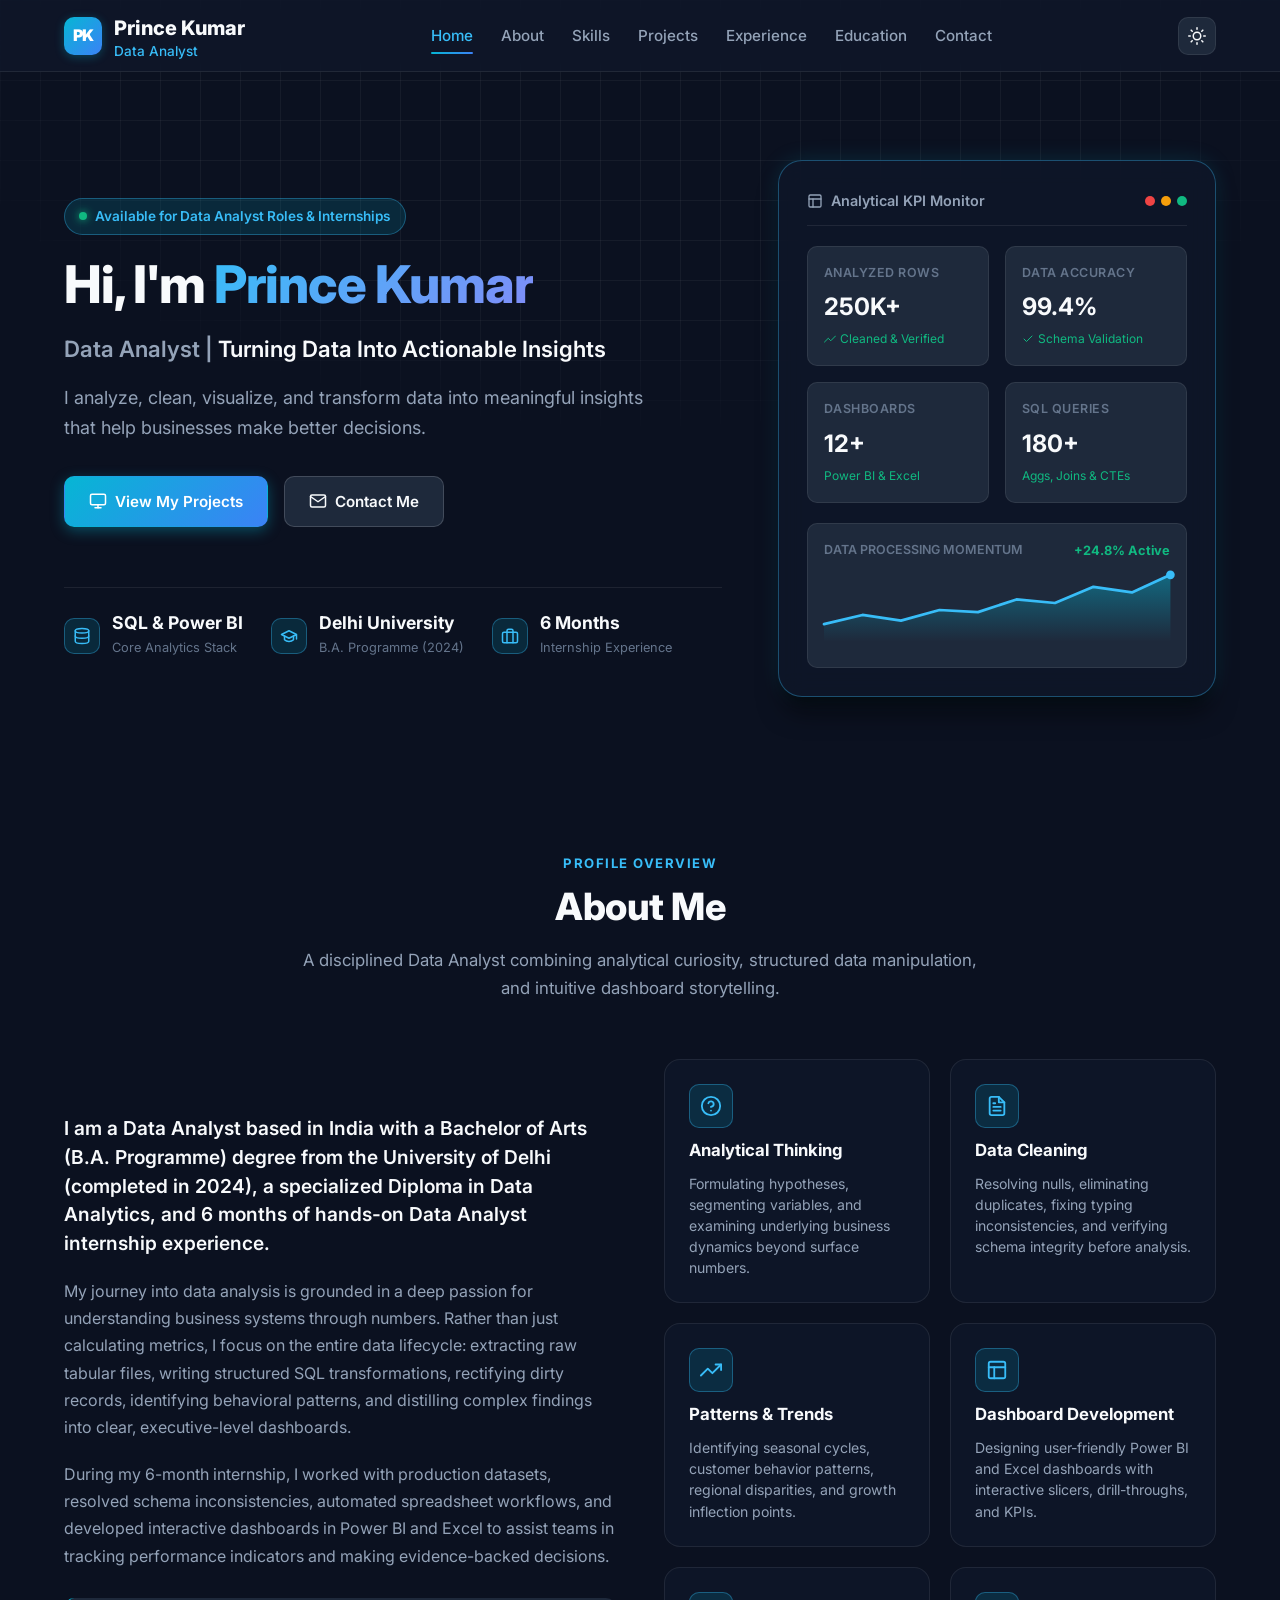
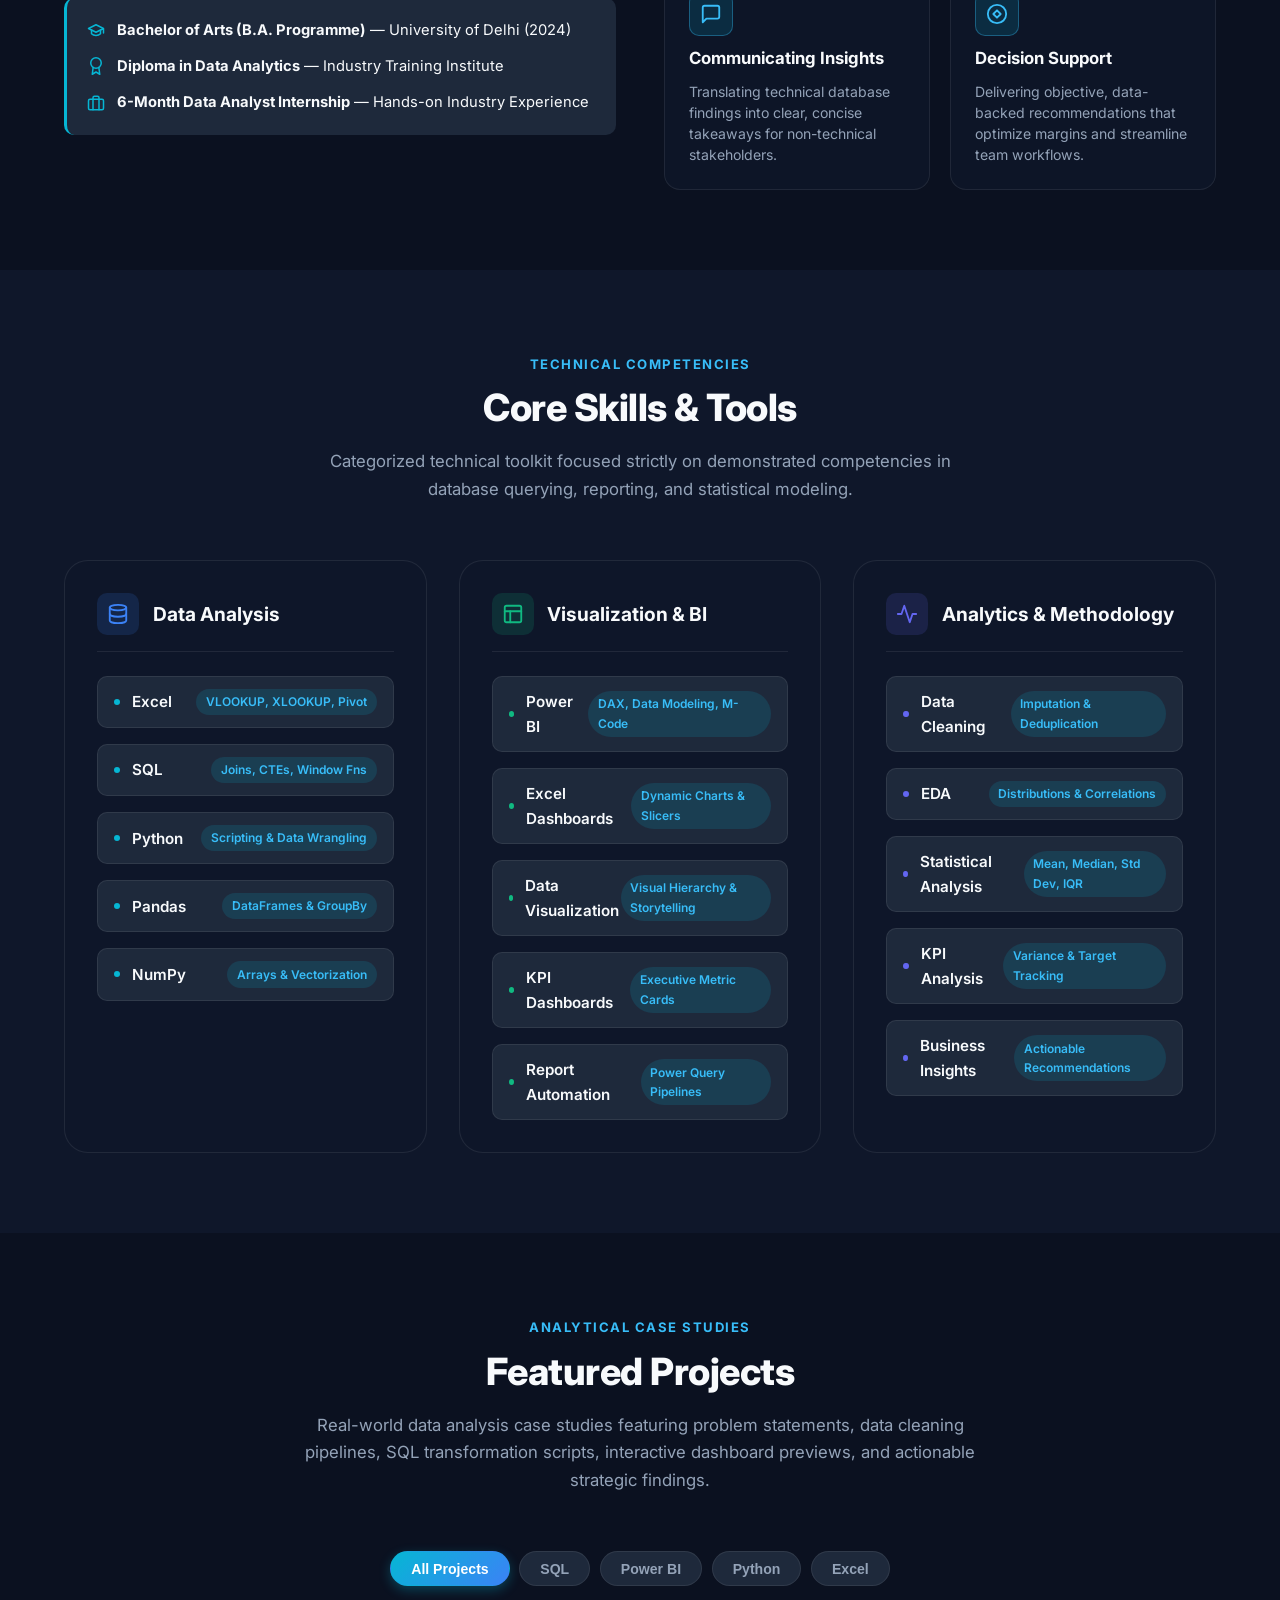
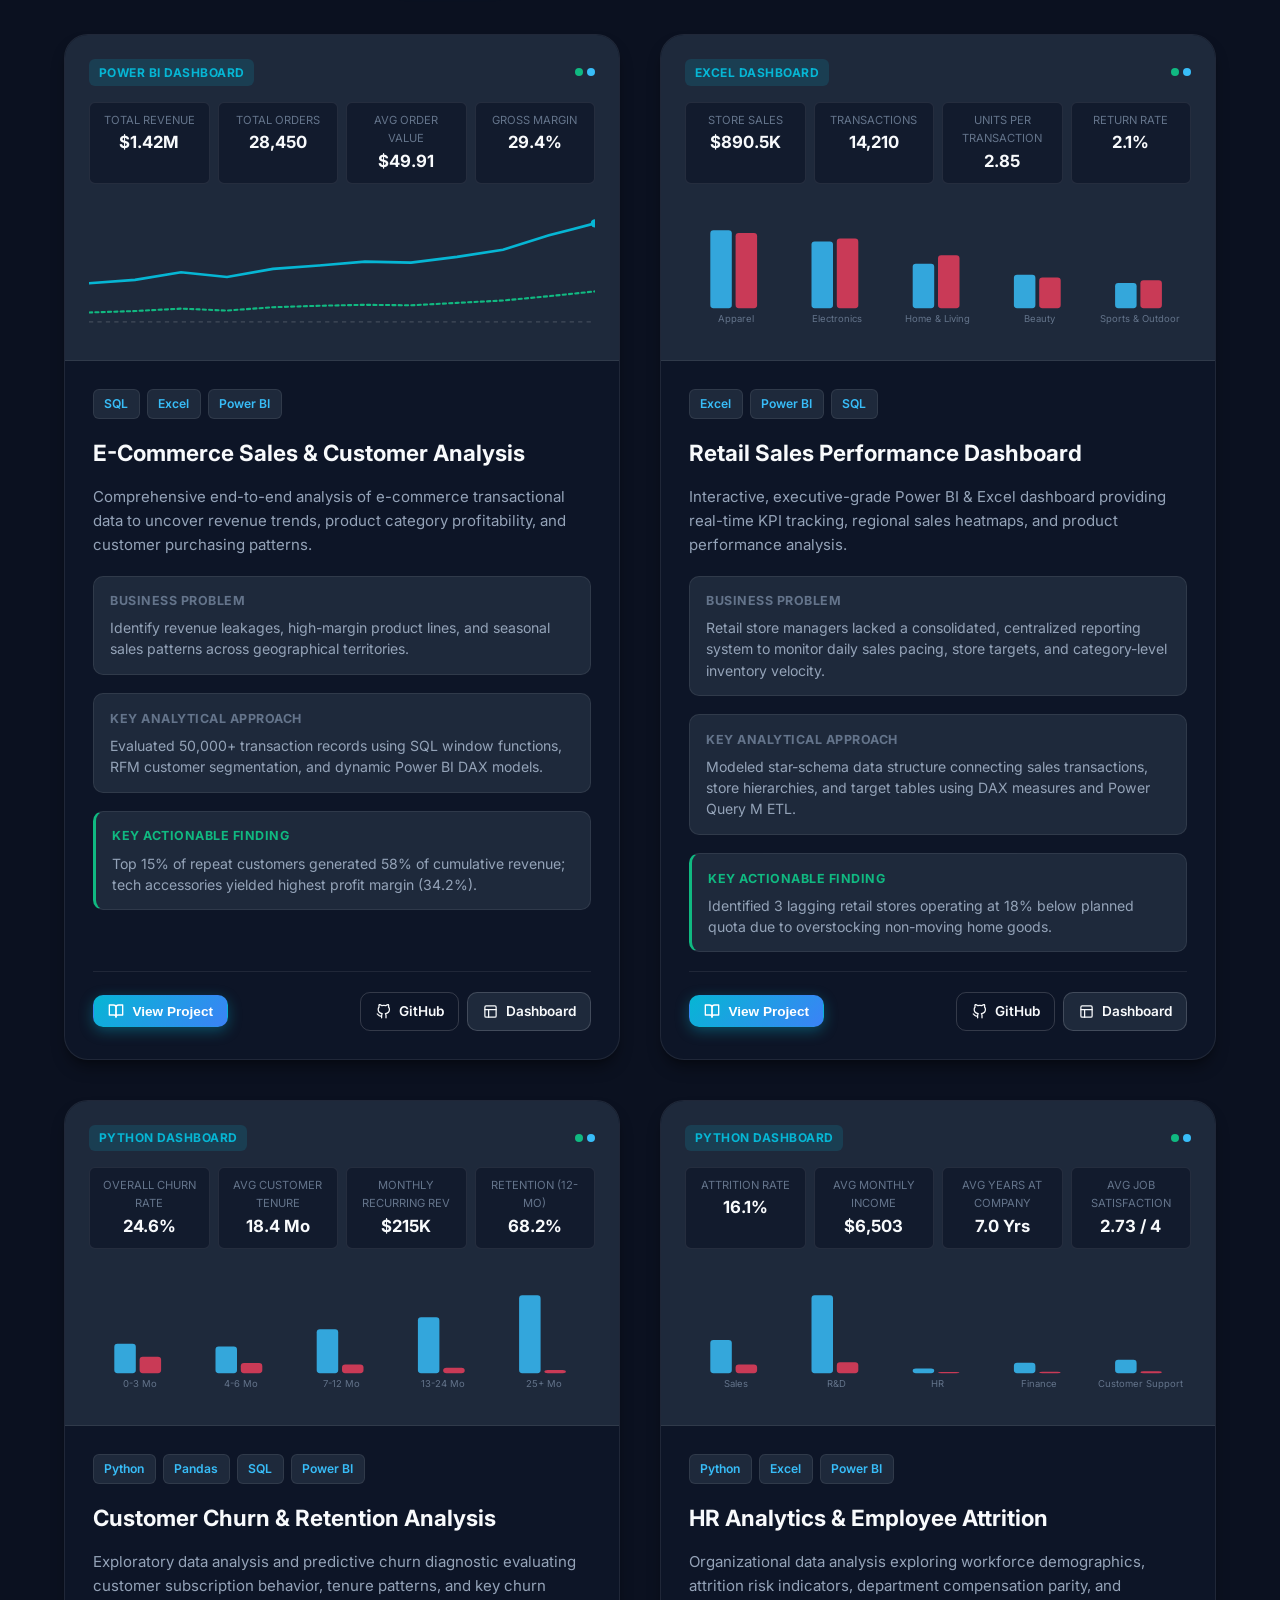
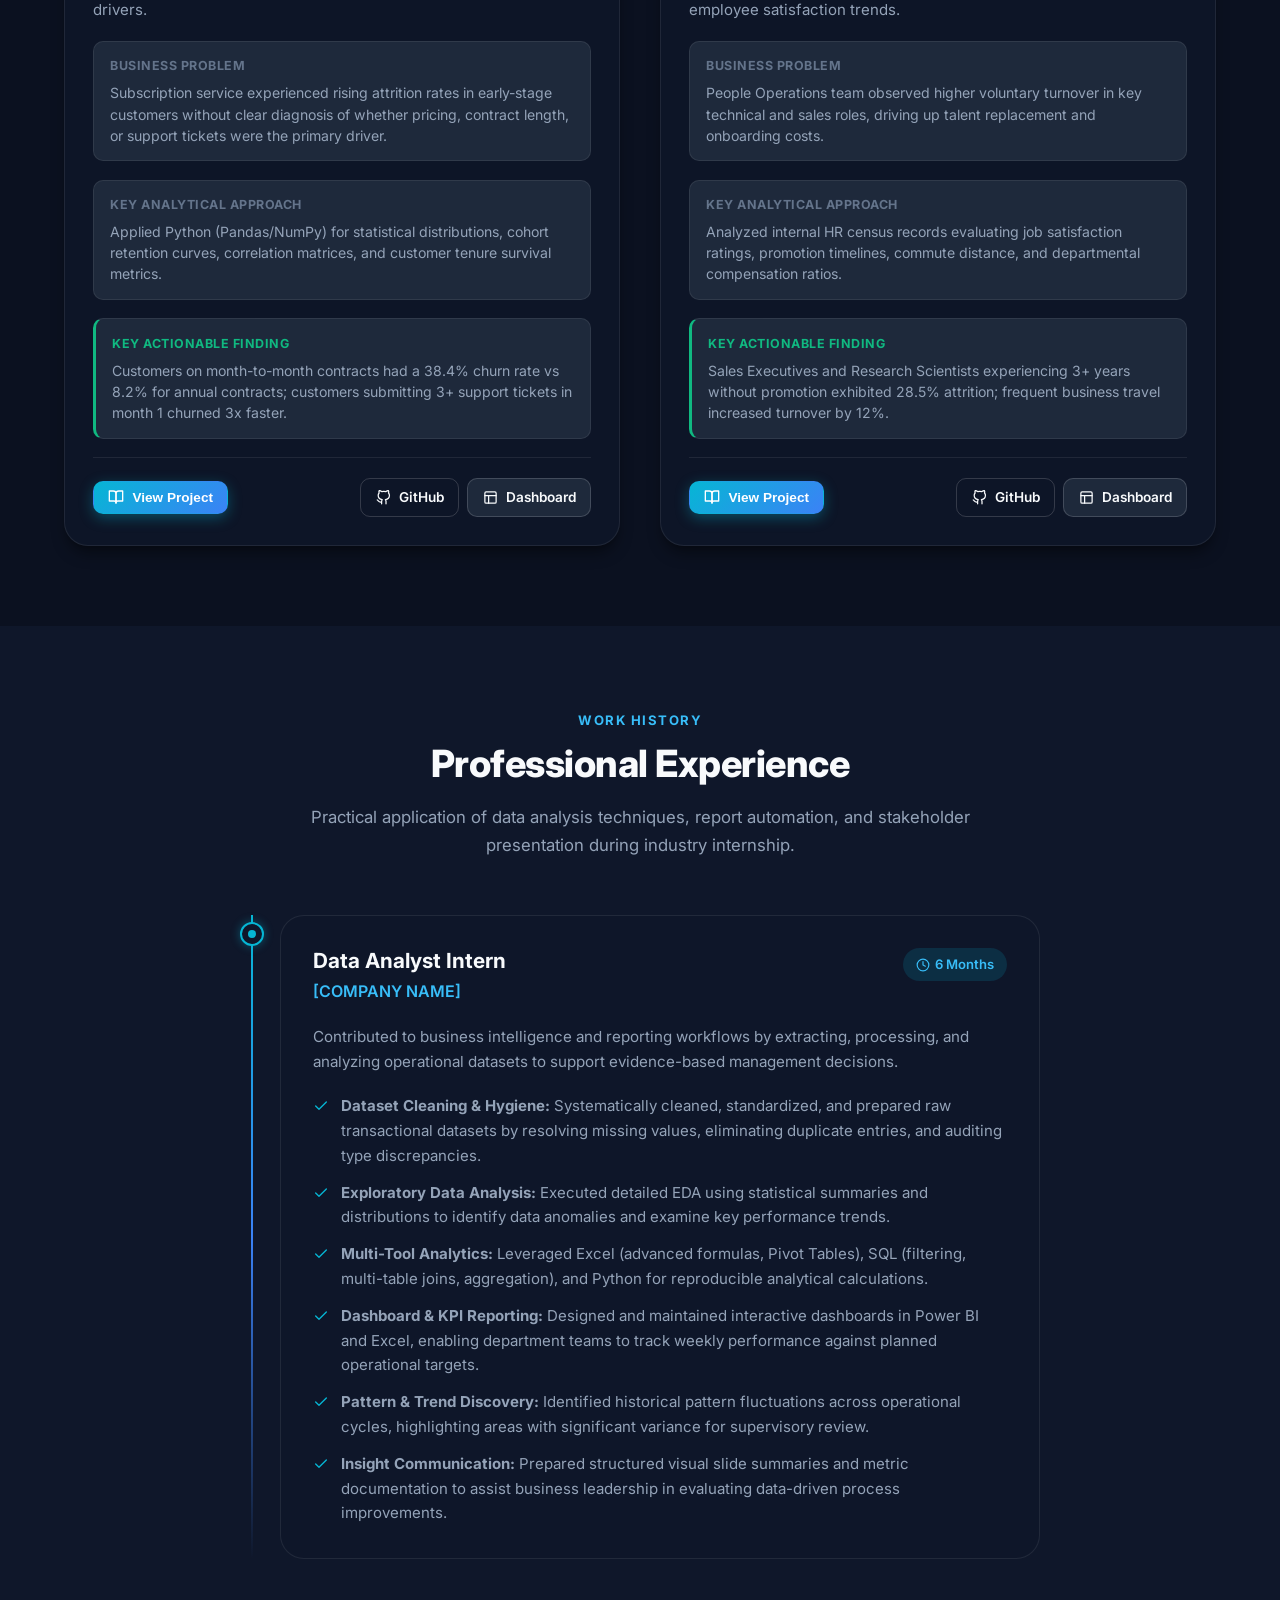
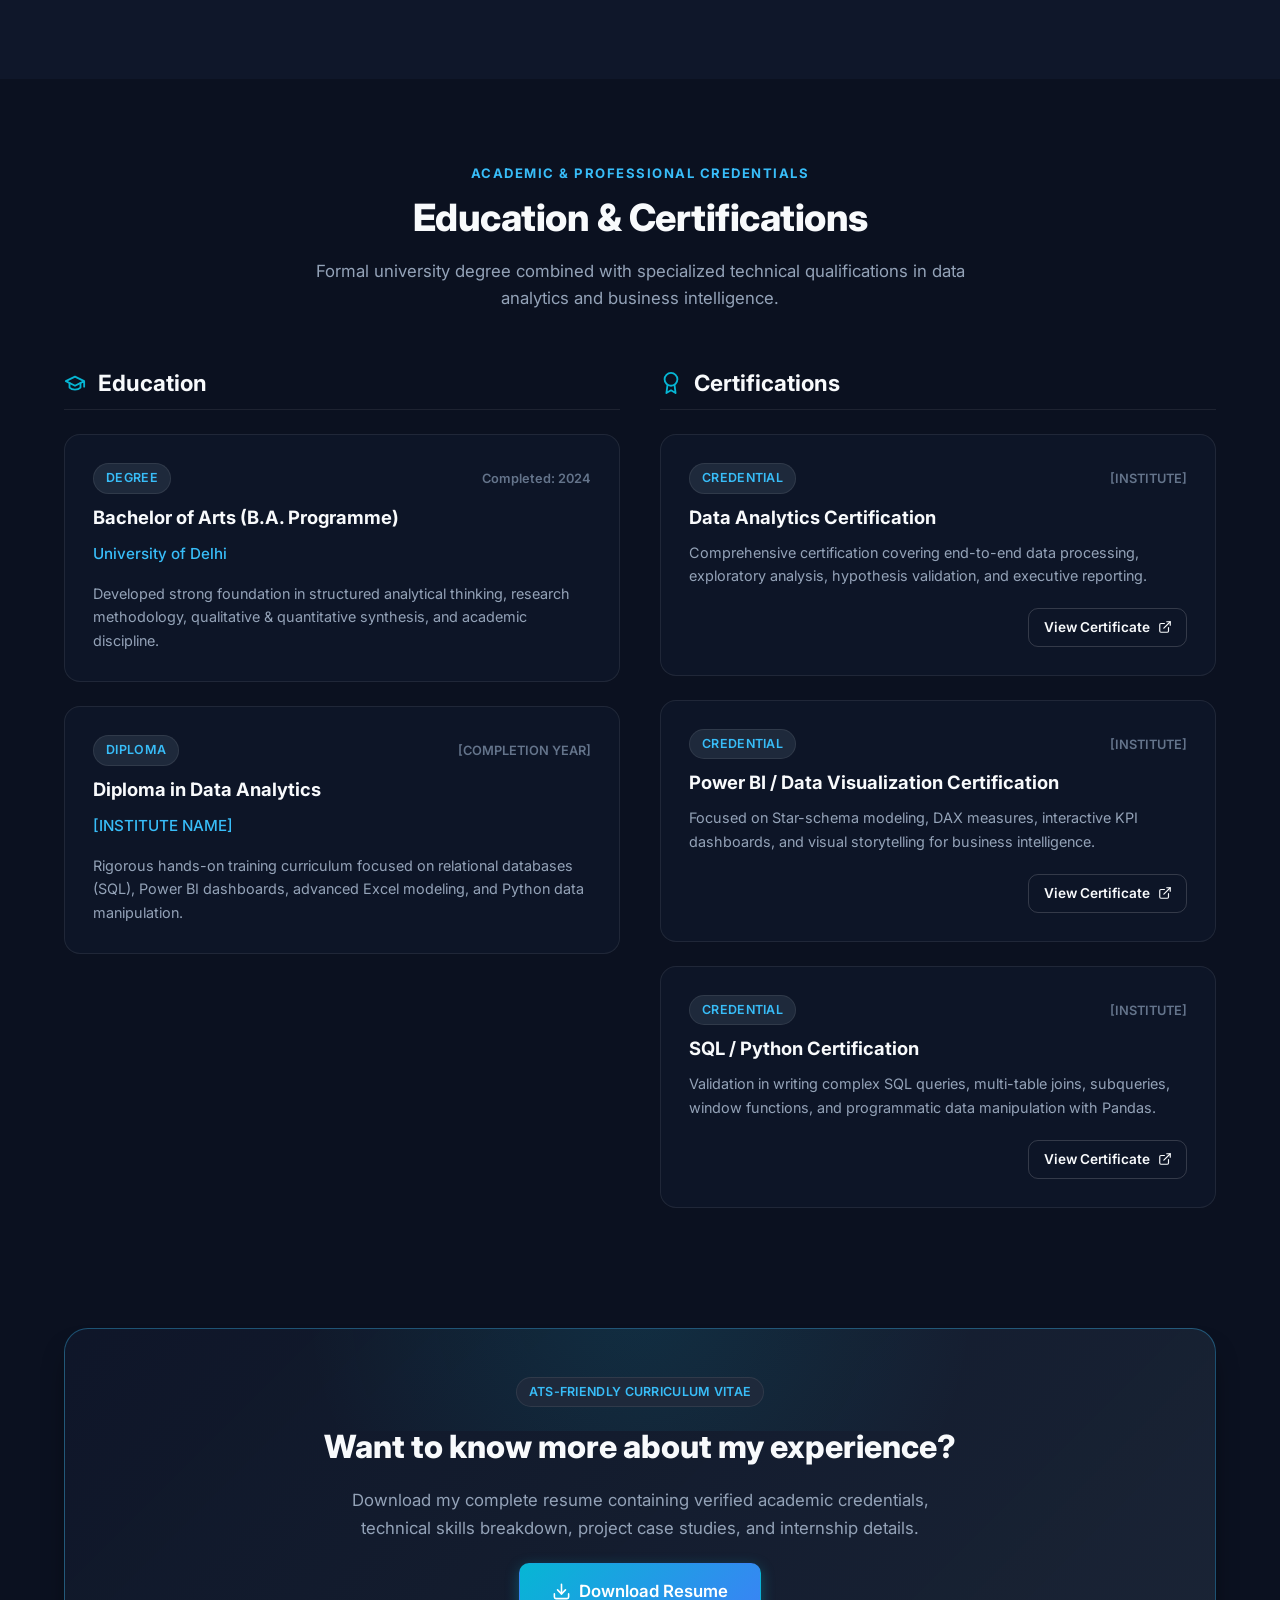
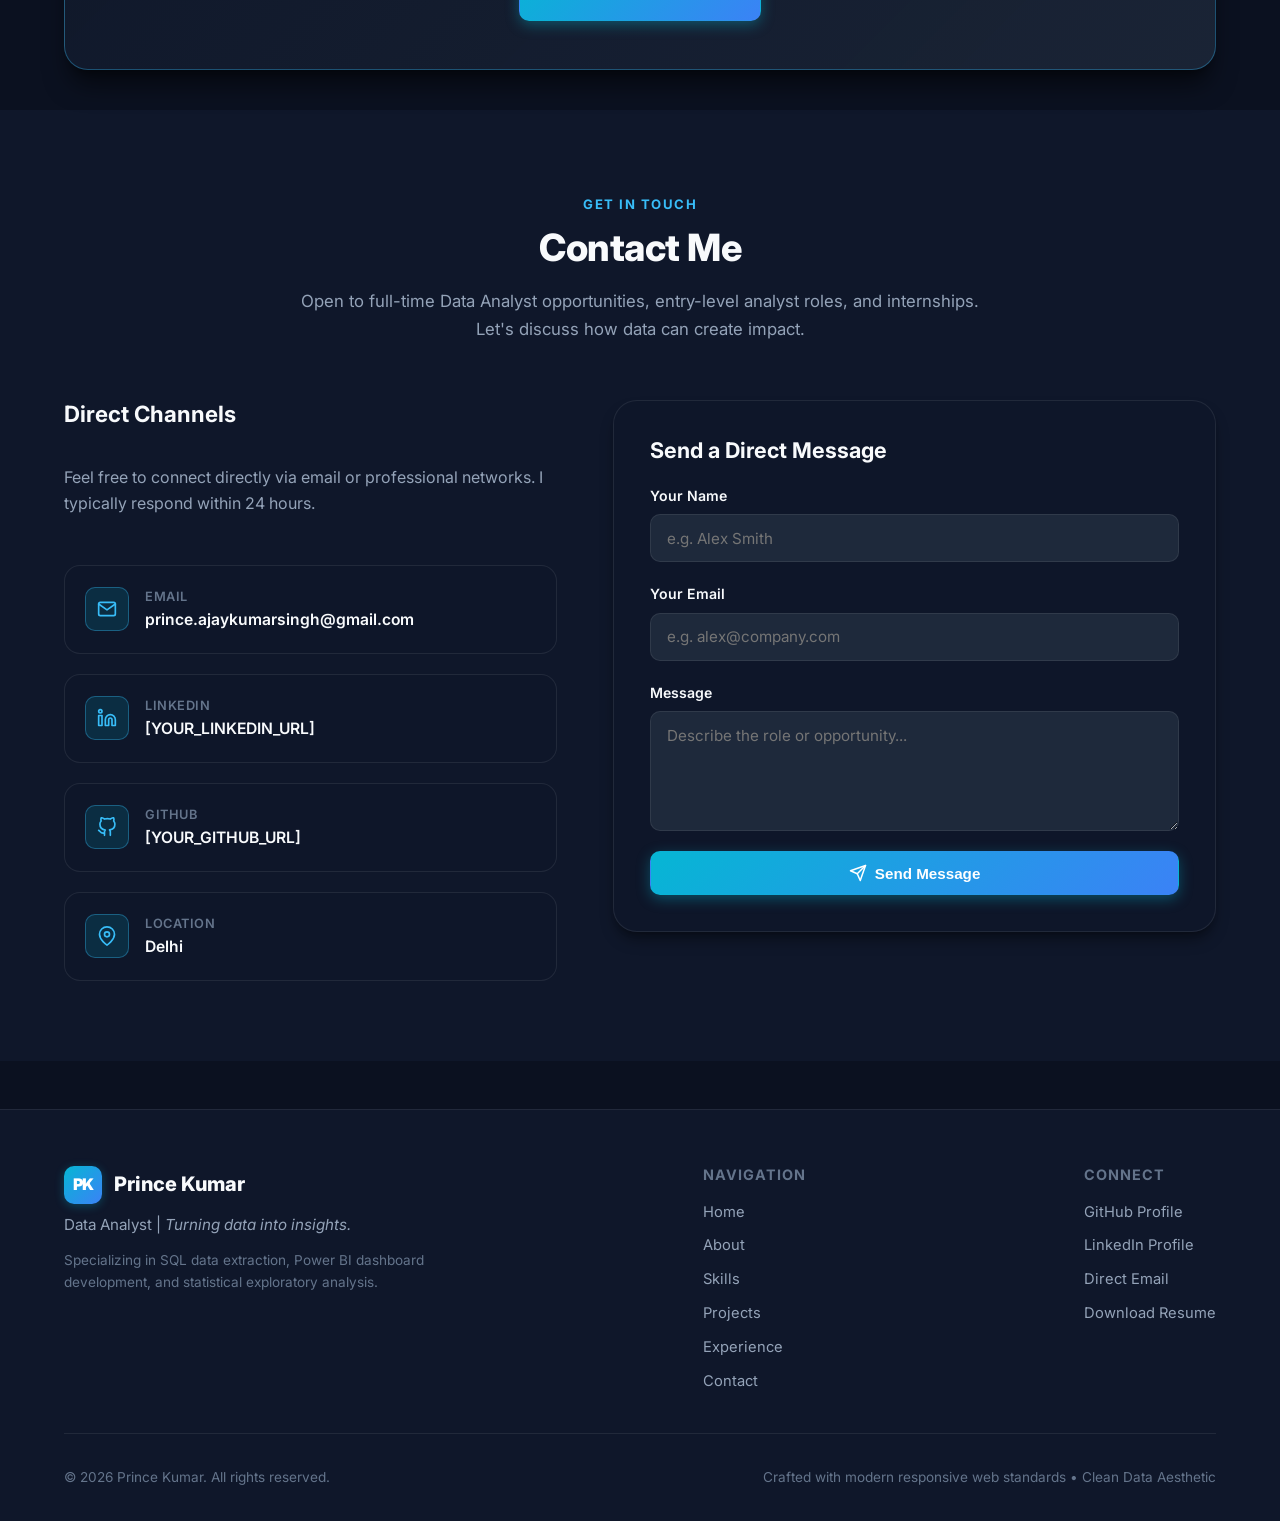
<file: index.html>
<!DOCTYPE html>
<html lang="en" data-theme="dark">
<head>
  <meta charset="UTF-8">
  <meta name="viewport" content="width=device-width, initial-scale=1.0">
  
  <!-- Primary SEO Metadata -->
  <title>Prince Kumar | Data Analyst Portfolio</title>
  <meta name="title" content="Prince Kumar | Data Analyst Portfolio">
  <meta name="description" content="Data Analyst portfolio showcasing SQL, Excel, Power BI, Python, data visualization, dashboards, and analytics projects.">
  <meta name="keywords" content="Data Analyst, Prince Kumar, SQL, Power BI, Excel, Python, Pandas, Data Visualization, EDA, Business Intelligence, Delhi University">
  <meta name="author" content="Prince Kumar">

  <!-- Open Graph / Social Cards -->
  <meta property="og:type" content="website">
  <meta property="og:title" content="Prince Kumar | Data Analyst Portfolio">
  <meta property="og:description" content="Data Analyst portfolio showcasing SQL, Excel, Power BI, Python, data visualization, dashboards, and analytics projects.">
  <meta property="og:image" content="assets/img/favicon.svg">

  <!-- Twitter -->
  <meta name="twitter:card" content="summary_large_image">
  <meta name="twitter:title" content="Prince Kumar | Data Analyst Portfolio">
  <meta name="twitter:description" content="Data Analyst portfolio showcasing SQL, Excel, Power BI, Python, data visualization, dashboards, and analytics projects.">

  <!-- Favicon -->
  <link rel="icon" type="image/svg+xml" href="assets/img/favicon.svg">

  <!-- Fonts: Inter and JetBrains Mono with System Fallbacks -->
  <link rel="preconnect" href="https://fonts.googleapis.com">
  <link rel="preconnect" href="https://fonts.gstatic.com" crossorigin>
  <link href="https://fonts.googleapis.com/css2?family=Inter:wght@300;400;500;600;700;800;900&family=JetBrains+Mono:wght@400;500;600&display=swap" rel="stylesheet">

  <!-- Stylesheet -->
  <link rel="stylesheet" href="assets/css/style.css">

  <!-- Structured Data (JSON-LD) for SEO / Recruiters -->
  <script type="application/ld+json">
  {
    "@context": "https://schema.org",
    "@type": "Person",
    "name": "Prince Kumar",
    "jobTitle": "Data Analyst",
    "description": "Data Analyst skilled in SQL, Excel, Power BI, Python, data cleaning, EDA, and dashboard development.",
    "alumniOf": {
      "@type": "CollegeOrUniversity",
      "name": "University of Delhi"
    },
    "address": {
      "@type": "PostalAddress",
      "addressCountry": "India"
    },
    "knowsAbout": [
      "SQL",
      "Power BI",
      "Excel",
      "Python",
      "Pandas",
      "NumPy",
      "Data Cleaning",
      "Exploratory Data Analysis",
      "Data Visualization",
      "Dashboard Development",
      "Business Intelligence",
      "Statistical Analysis"
    ]
  }
  </script>
</head>
<body>

  <!-- Background Data Grid Mesh -->
  <div class="bg-grid-pattern" aria-hidden="true"></div>

  <!-- ==========================================================================
       STICKY NAVIGATION BAR
       ========================================================================== -->
  <header class="site-header">
    <div class="container nav-container">
      <!-- Brand Logo -->
      <a href="#hero" class="logo" aria-label="Prince Kumar Portfolio Home">
        <div class="logo-badge">PK</div>
        <div class="logo-text">
          Prince Kumar
          <span>Data Analyst</span>
        </div>
      </a>

      <!-- Desktop Navigation Links -->
      <nav class="nav-links" aria-label="Primary Navigation">
        <a href="#hero" class="nav-link active">Home</a>
        <a href="#about" class="nav-link">About</a>
        <a href="#skills" class="nav-link">Skills</a>
        <a href="#projects" class="nav-link">Projects</a>
        <a href="#experience" class="nav-link">Experience</a>
        <a href="#education" class="nav-link">Education</a>
        <a href="#contact" class="nav-link">Contact</a>
      </nav>

      <!-- Nav Actions: Theme Toggle & Mobile Menu -->
      <div class="nav-actions">
        <button id="theme-toggle" class="theme-toggle-btn" title="Toggle Dark/Light Mode" aria-label="Toggle Dark/Light Mode">
          <svg xmlns="http://www.w3.org/2000/svg" width="18" height="18" viewBox="0 0 24 24" fill="none" stroke="currentColor" stroke-width="2" stroke-linecap="round" stroke-linejoin="round">
            <circle cx="12" cy="12" r="5"></circle>
            <line x1="12" y1="1" x2="12" y2="3"></line>
            <line x1="12" y1="21" x2="12" y2="23"></line>
            <line x1="4.22" y1="4.22" x2="5.64" y2="5.64"></line>
            <line x1="18.36" y1="18.36" x2="19.78" y2="19.78"></line>
            <line x1="1" y1="12" x2="3" y2="12"></line>
            <line x1="21" y1="12" x2="23" y2="12"></line>
            <line x1="4.22" y1="19.78" x2="5.64" y2="18.36"></line>
            <line x1="18.36" y1="5.64" x2="19.78" y2="4.22"></line>
          </svg>
        </button>

        <button id="mobile-menu-toggle" class="mobile-menu-btn" aria-label="Open Navigation Menu" aria-expanded="false">
          <svg xmlns="http://www.w3.org/2000/svg" width="22" height="22" viewBox="0 0 24 24" fill="none" stroke="currentColor" stroke-width="2" stroke-linecap="round" stroke-linejoin="round">
            <line x1="3" y1="12" x2="21" y2="12"></line>
            <line x1="3" y1="6" x2="21" y2="6"></line>
            <line x1="3" y1="18" x2="21" y2="18"></line>
          </svg>
        </button>
      </div>
    </div>

    <!-- Mobile Drawer -->
    <div id="mobile-nav" class="mobile-nav" aria-label="Mobile Navigation">
      <div class="mobile-nav-links">
        <a href="#hero" class="nav-link">Home</a>
        <a href="#about" class="nav-link">About</a>
        <a href="#skills" class="nav-link">Skills</a>
        <a href="#projects" class="nav-link">Projects</a>
        <a href="#experience" class="nav-link">Experience</a>
        <a href="#education" class="nav-link">Education</a>
        <a href="#contact" class="nav-link">Contact</a>
      </div>
    </div>
  </header>

  <!-- ==========================================================================
       1. HERO SECTION
       ========================================================================== -->
  <section id="hero" class="hero-section">
    <div class="container">
      <div class="hero-grid">
        <!-- Hero Text Content -->
        <div class="hero-content">
          <div class="hero-tag">
            <span class="pulse-dot"></span>
            Available for Data Analyst Roles & Internships
          </div>

          <h1 class="hero-title">
            Hi, I'm <span class="name-highlight">Prince Kumar</span>
          </h1>

          <h2 class="hero-subtitle">
            Data Analyst | <span>Turning Data Into Actionable Insights</span>
          </h2>

          <p class="hero-desc">
            I analyze, clean, visualize, and transform data into meaningful insights that help businesses make better decisions.
          </p>

          <div class="hero-cta">
            <a href="#projects" class="btn btn-primary">
              <svg xmlns="http://www.w3.org/2000/svg" width="18" height="18" viewBox="0 0 24 24" fill="none" stroke="currentColor" stroke-width="2" stroke-linecap="round" stroke-linejoin="round">
                <rect x="2" y="3" width="20" height="14" rx="2" ry="2"></rect>
                <line x1="8" y1="21" x2="16" y2="21"></line>
                <line x1="12" y1="17" x2="12" y2="21"></line>
              </svg>
              View My Projects
            </a>

            <a href="#contact" class="btn btn-secondary">
              <svg xmlns="http://www.w3.org/2000/svg" width="18" height="18" viewBox="0 0 24 24" fill="none" stroke="currentColor" stroke-width="2" stroke-linecap="round" stroke-linejoin="round">
                <path d="M4 4h16c1.1 0 2 .9 2 2v12c0 1.1-.9 2-2 2H4c-1.1 0-2-.9-2-2V6c0-1.1.9-2 2-2z"></path>
                <polyline points="22,6 12,13 2,6"></polyline>
              </svg>
              Contact Me
            </a>
          </div>

          <!-- Hero Ticker / Key Credentials Strip -->
          <div class="hero-ticker-strip">
            <div class="ticker-item">
              <div class="ticker-icon">
                <svg xmlns="http://www.w3.org/2000/svg" width="18" height="18" viewBox="0 0 24 24" fill="none" stroke="currentColor" stroke-width="2" stroke-linecap="round" stroke-linejoin="round">
                  <ellipse cx="12" cy="5" rx="9" ry="3"></ellipse>
                  <path d="M21 12c0 1.66-4 3-9 3s-9-1.34-9-3"></path>
                  <path d="M3 5v14c0 1.66 4 3 9 3s9-1.34 9-3V5"></path>
                </svg>
              </div>
              <div class="ticker-text">
                <strong>SQL & Power BI</strong>
                <span>Core Analytics Stack</span>
              </div>
            </div>

            <div class="ticker-item">
              <div class="ticker-icon">
                <svg xmlns="http://www.w3.org/2000/svg" width="18" height="18" viewBox="0 0 24 24" fill="none" stroke="currentColor" stroke-width="2" stroke-linecap="round" stroke-linejoin="round">
                  <path d="M22 10v6M2 10l10-5 10 5-10 5z"></path>
                  <path d="M6 12v5c3 3 9 3 12 0v-5"></path>
                </svg>
              </div>
              <div class="ticker-text">
                <strong>Delhi University</strong>
                <span>B.A. Programme (2024)</span>
              </div>
            </div>

            <div class="ticker-item">
              <div class="ticker-icon">
                <svg xmlns="http://www.w3.org/2000/svg" width="18" height="18" viewBox="0 0 24 24" fill="none" stroke="currentColor" stroke-width="2" stroke-linecap="round" stroke-linejoin="round">
                  <rect x="2" y="7" width="20" height="14" rx="2" ry="2"></rect>
                  <path d="M16 21V5a2 2 0 0 0-2-2h-4a2 2 0 0 0-2 2v16"></path>
                </svg>
              </div>
              <div class="ticker-text">
                <strong>6 Months</strong>
                <span>Internship Experience</span>
              </div>
            </div>
          </div>
        </div>

        <!-- Hero Data Card Visual Mockup -->
        <div class="hero-visual">
          <div class="hero-data-card">
            <div class="card-header-bar">
              <div class="card-header-title">
                <svg xmlns="http://www.w3.org/2000/svg" width="16" height="16" viewBox="0 0 24 24" fill="none" stroke="currentColor" stroke-width="2" stroke-linecap="round" stroke-linejoin="round">
                  <rect x="3" y="3" width="18" height="18" rx="2" ry="2"></rect>
                  <line x1="3" y1="9" x2="21" y2="9"></line>
                  <line x1="9" y1="21" x2="9" y2="9"></line>
                </svg>
                Analytical KPI Monitor
              </div>
              <div class="card-dots">
                <span class="card-dot red"></span>
                <span class="card-dot yellow"></span>
                <span class="card-dot green"></span>
              </div>
            </div>

            <div class="hero-kpis">
              <div class="hero-kpi-item">
                <div class="hero-kpi-label">Analyzed Rows</div>
                <div class="hero-kpi-value">250K+</div>
                <div class="hero-kpi-sub">
                  <svg xmlns="http://www.w3.org/2000/svg" width="12" height="12" viewBox="0 0 24 24" fill="none" stroke="currentColor" stroke-width="2" stroke-linecap="round" stroke-linejoin="round"><polyline points="23 6 13.5 15.5 8.5 10.5 1 18"></polyline></svg>
                  Cleaned & Verified
                </div>
              </div>

              <div class="hero-kpi-item">
                <div class="hero-kpi-label">Data Accuracy</div>
                <div class="hero-kpi-value">99.4%</div>
                <div class="hero-kpi-sub">
                  <svg xmlns="http://www.w3.org/2000/svg" width="12" height="12" viewBox="0 0 24 24" fill="none" stroke="currentColor" stroke-width="2" stroke-linecap="round" stroke-linejoin="round"><polyline points="20 6 9 17 4 12"></polyline></svg>
                  Schema Validation
                </div>
              </div>

              <div class="hero-kpi-item">
                <div class="hero-kpi-label">Dashboards</div>
                <div class="hero-kpi-value">12+</div>
                <div class="hero-kpi-sub">Power BI & Excel</div>
              </div>

              <div class="hero-kpi-item">
                <div class="hero-kpi-label">SQL Queries</div>
                <div class="hero-kpi-value">180+</div>
                <div class="hero-kpi-sub">Aggs, Joins & CTEs</div>
              </div>
            </div>

            <div style="background: var(--bg-tertiary); padding: 1rem; border-radius: var(--radius-md); border: 1px solid var(--border-subtle);">
              <div style="display: flex; justify-content: space-between; align-items: center; margin-bottom: 0.5rem;">
                <span style="font-size: 0.78rem; text-transform: uppercase; color: var(--text-muted); font-weight: 600;">Data Processing Momentum</span>
                <span style="font-size: 0.8rem; color: var(--accent-emerald); font-weight: 700;">+24.8% Active</span>
              </div>
              <svg id="hero-sparkline" class="sparkline-svg" viewBox="0 0 320 65"></svg>
            </div>
          </div>
        </div>
      </div>
    </div>
  </section>

  <!-- ==========================================================================
       2. ABOUT ME SECTION
       ========================================================================== -->
  <section id="about">
    <div class="container">
      <div class="section-header">
        <span class="section-tag">Profile Overview</span>
        <h2 class="section-title">About Me</h2>
        <p class="section-description">
          A disciplined Data Analyst combining analytical curiosity, structured data manipulation, and intuitive dashboard storytelling.
        </p>
      </div>

      <div class="about-grid">
        <!-- Narrative Column -->
        <div class="about-narrative">
          <p class="about-lead">
            I am a Data Analyst based in India with a Bachelor of Arts (B.A. Programme) degree from the University of Delhi (completed in 2024), a specialized Diploma in Data Analytics, and 6 months of hands-on Data Analyst internship experience.
          </p>

          <p class="about-p">
            My journey into data analysis is grounded in a deep passion for understanding business systems through numbers. Rather than just calculating metrics, I focus on the entire data lifecycle: extracting raw tabular files, writing structured SQL transformations, rectifying dirty records, identifying behavioral patterns, and distilling complex findings into clear, executive-level dashboards.
          </p>

          <p class="about-p">
            During my 6-month internship, I worked with production datasets, resolved schema inconsistencies, automated spreadsheet workflows, and developed interactive dashboards in Power BI and Excel to assist teams in tracking performance indicators and making evidence-backed decisions.
          </p>

          <!-- Education & Qualification Snapshot -->
          <div class="about-edu-summary">
            <div class="edu-item-row">
              <svg xmlns="http://www.w3.org/2000/svg" width="18" height="18" viewBox="0 0 24 24" fill="none" stroke="currentColor" stroke-width="2" stroke-linecap="round" stroke-linejoin="round">
                <path d="M22 10v6M2 10l10-5 10 5-10 5z"></path>
                <path d="M6 12v5c3 3 9 3 12 0v-5"></path>
              </svg>
              <span><strong>Bachelor of Arts (B.A. Programme)</strong> — University of Delhi (2024)</span>
            </div>
            <div class="edu-item-row">
              <svg xmlns="http://www.w3.org/2000/svg" width="18" height="18" viewBox="0 0 24 24" fill="none" stroke="currentColor" stroke-width="2" stroke-linecap="round" stroke-linejoin="round">
                <circle cx="12" cy="8" r="7"></circle>
                <polyline points="8.21 13.89 7 23 12 20 17 23 15.79 13.88"></polyline>
              </svg>
              <span><strong>Diploma in Data Analytics</strong> — Industry Training Institute</span>
            </div>
            <div class="edu-item-row">
              <svg xmlns="http://www.w3.org/2000/svg" width="18" height="18" viewBox="0 0 24 24" fill="none" stroke="currentColor" stroke-width="2" stroke-linecap="round" stroke-linejoin="round">
                <rect x="2" y="7" width="20" height="14" rx="2" ry="2"></rect>
                <path d="M16 21V5a2 2 0 0 0-2-2h-4a2 2 0 0 0-2 2v16"></path>
              </svg>
              <span><strong>6-Month Data Analyst Internship</strong> — Hands-on Industry Experience</span>
            </div>
          </div>
        </div>

        <!-- Analytical Pillars Grid -->
        <div class="pillars-grid">
          <div class="pillar-card">
            <div class="pillar-icon">
              <svg xmlns="http://www.w3.org/2000/svg" width="22" height="22" viewBox="0 0 24 24" fill="none" stroke="currentColor" stroke-width="2" stroke-linecap="round" stroke-linejoin="round">
                <circle cx="12" cy="12" r="10"></circle>
                <path d="M9.09 9a3 3 0 0 1 5.83 1c0 2-3 3-3 3"></path>
                <line x1="12" y1="17" x2="12.01" y2="17"></line>
              </svg>
            </div>
            <h3 class="pillar-title">Analytical Thinking</h3>
            <p class="pillar-desc">Formulating hypotheses, segmenting variables, and examining underlying business dynamics beyond surface numbers.</p>
          </div>

          <div class="pillar-card">
            <div class="pillar-icon">
              <svg xmlns="http://www.w3.org/2000/svg" width="22" height="22" viewBox="0 0 24 24" fill="none" stroke="currentColor" stroke-width="2" stroke-linecap="round" stroke-linejoin="round">
                <path d="M14 2H6a2 2 0 0 0-2 2v16a2 2 0 0 0 2 2h12a2 2 0 0 0 2-2V8z"></path>
                <polyline points="14 2 14 8 20 8"></polyline>
                <line x1="16" y1="13" x2="8" y2="13"></line>
                <line x1="16" y1="17" x2="8" y2="17"></line>
                <polyline points="10 9 9 9 8 9"></polyline>
              </svg>
            </div>
            <h3 class="pillar-title">Data Cleaning</h3>
            <p class="pillar-desc">Resolving nulls, eliminating duplicates, fixing typing inconsistencies, and verifying schema integrity before analysis.</p>
          </div>

          <div class="pillar-card">
            <div class="pillar-icon">
              <svg xmlns="http://www.w3.org/2000/svg" width="22" height="22" viewBox="0 0 24 24" fill="none" stroke="currentColor" stroke-width="2" stroke-linecap="round" stroke-linejoin="round">
                <polyline points="23 6 13.5 15.5 8.5 10.5 1 18"></polyline>
                <polyline points="17 6 23 6 23 12"></polyline>
              </svg>
            </div>
            <h3 class="pillar-title">Patterns & Trends</h3>
            <p class="pillar-desc">Identifying seasonal cycles, customer behavior patterns, regional disparities, and growth inflection points.</p>
          </div>

          <div class="pillar-card">
            <div class="pillar-icon">
              <svg xmlns="http://www.w3.org/2000/svg" width="22" height="22" viewBox="0 0 24 24" fill="none" stroke="currentColor" stroke-width="2" stroke-linecap="round" stroke-linejoin="round">
                <rect x="3" y="3" width="18" height="18" rx="2" ry="2"></rect>
                <line x1="3" y1="9" x2="21" y2="9"></line>
                <line x1="9" y1="21" x2="9" y2="9"></line>
              </svg>
            </div>
            <h3 class="pillar-title">Dashboard Development</h3>
            <p class="pillar-desc">Designing user-friendly Power BI and Excel dashboards with interactive slicers, drill-throughs, and KPIs.</p>
          </div>

          <div class="pillar-card">
            <div class="pillar-icon">
              <svg xmlns="http://www.w3.org/2000/svg" width="22" height="22" viewBox="0 0 24 24" fill="none" stroke="currentColor" stroke-width="2" stroke-linecap="round" stroke-linejoin="round">
                <path d="M21 15a2 2 0 0 1-2 2H7l-4 4V5a2 2 0 0 1 2-2h14a2 2 0 0 1 2 2z"></path>
              </svg>
            </div>
            <h3 class="pillar-title">Communicating Insights</h3>
            <p class="pillar-desc">Translating technical database findings into clear, concise takeaways for non-technical stakeholders.</p>
          </div>

          <div class="pillar-card">
            <div class="pillar-icon">
              <svg xmlns="http://www.w3.org/2000/svg" width="22" height="22" viewBox="0 0 24 24" fill="none" stroke="currentColor" stroke-width="2" stroke-linecap="round" stroke-linejoin="round">
                <circle cx="12" cy="12" r="10"></circle>
                <polygon points="12 8 8 12 12 16 16 12 12 8"></polygon>
              </svg>
            </div>
            <h3 class="pillar-title">Decision Support</h3>
            <p class="pillar-desc">Delivering objective, data-backed recommendations that optimize margins and streamline team workflows.</p>
          </div>
        </div>
      </div>
    </div>
  </section>

  <!-- ==========================================================================
       3. SKILLS SECTION
       ========================================================================== -->
  <section id="skills" style="background: var(--bg-secondary);">
    <div class="container">
      <div class="section-header">
        <span class="section-tag">Technical Competencies</span>
        <h2 class="section-title">Core Skills & Tools</h2>
        <p class="section-description">
          Categorized technical toolkit focused strictly on demonstrated competencies in database querying, reporting, and statistical modeling.
        </p>
      </div>

      <div class="skills-grid">
        <!-- Category 1: Data Analysis -->
        <div class="skill-category-card">
          <div class="category-header">
            <div class="category-icon">
              <svg xmlns="http://www.w3.org/2000/svg" width="22" height="22" viewBox="0 0 24 24" fill="none" stroke="currentColor" stroke-width="2" stroke-linecap="round" stroke-linejoin="round">
                <ellipse cx="12" cy="5" rx="9" ry="3"></ellipse>
                <path d="M21 12c0 1.66-4 3-9 3s-9-1.34-9-3"></path>
                <path d="M3 5v14c0 1.66 4 3 9 3s9-1.34 9-3V5"></path>
              </svg>
            </div>
            <h3 class="category-title">Data Analysis</h3>
          </div>

          <div class="skills-list">
            <div class="skill-item">
              <div class="skill-name-wrap">
                <span class="skill-dot"></span>
                <span>Excel</span>
              </div>
              <span class="skill-badge">VLOOKUP, XLOOKUP, Pivot</span>
            </div>

            <div class="skill-item">
              <div class="skill-name-wrap">
                <span class="skill-dot"></span>
                <span>SQL</span>
              </div>
              <span class="skill-badge">Joins, CTEs, Window Fns</span>
            </div>

            <div class="skill-item">
              <div class="skill-name-wrap">
                <span class="skill-dot"></span>
                <span>Python</span>
              </div>
              <span class="skill-badge">Scripting & Data Wrangling</span>
            </div>

            <div class="skill-item">
              <div class="skill-name-wrap">
                <span class="skill-dot"></span>
                <span>Pandas</span>
              </div>
              <span class="skill-badge">DataFrames & GroupBy</span>
            </div>

            <div class="skill-item">
              <div class="skill-name-wrap">
                <span class="skill-dot"></span>
                <span>NumPy</span>
              </div>
              <span class="skill-badge">Arrays & Vectorization</span>
            </div>
          </div>
        </div>

        <!-- Category 2: Visualization & BI -->
        <div class="skill-category-card">
          <div class="category-header">
            <div class="category-icon" style="background: rgba(16, 185, 129, 0.15); color: var(--accent-emerald);">
              <svg xmlns="http://www.w3.org/2000/svg" width="22" height="22" viewBox="0 0 24 24" fill="none" stroke="currentColor" stroke-width="2" stroke-linecap="round" stroke-linejoin="round">
                <rect x="3" y="3" width="18" height="18" rx="2" ry="2"></rect>
                <line x1="3" y1="9" x2="21" y2="9"></line>
                <line x1="9" y1="21" x2="9" y2="9"></line>
              </svg>
            </div>
            <h3 class="category-title">Visualization & BI</h3>
          </div>

          <div class="skills-list">
            <div class="skill-item">
              <div class="skill-name-wrap">
                <span class="skill-dot" style="background: var(--accent-emerald);"></span>
                <span>Power BI</span>
              </div>
              <span class="skill-badge">DAX, Data Modeling, M-Code</span>
            </div>

            <div class="skill-item">
              <div class="skill-name-wrap">
                <span class="skill-dot" style="background: var(--accent-emerald);"></span>
                <span>Excel Dashboards</span>
              </div>
              <span class="skill-badge">Dynamic Charts & Slicers</span>
            </div>

            <div class="skill-item">
              <div class="skill-name-wrap">
                <span class="skill-dot" style="background: var(--accent-emerald);"></span>
                <span>Data Visualization</span>
              </div>
              <span class="skill-badge">Visual Hierarchy & Storytelling</span>
            </div>

            <div class="skill-item">
              <div class="skill-name-wrap">
                <span class="skill-dot" style="background: var(--accent-emerald);"></span>
                <span>KPI Dashboards</span>
              </div>
              <span class="skill-badge">Executive Metric Cards</span>
            </div>

            <div class="skill-item">
              <div class="skill-name-wrap">
                <span class="skill-dot" style="background: var(--accent-emerald);"></span>
                <span>Report Automation</span>
              </div>
              <span class="skill-badge">Power Query Pipelines</span>
            </div>
          </div>
        </div>

        <!-- Category 3: Analytics -->
        <div class="skill-category-card">
          <div class="category-header">
            <div class="category-icon" style="background: rgba(99, 102, 241, 0.15); color: var(--accent-indigo);">
              <svg xmlns="http://www.w3.org/2000/svg" width="22" height="22" viewBox="0 0 24 24" fill="none" stroke="currentColor" stroke-width="2" stroke-linecap="round" stroke-linejoin="round">
                <polyline points="22 12 18 12 15 21 9 3 6 12 2 12"></polyline>
              </svg>
            </div>
            <h3 class="category-title">Analytics & Methodology</h3>
          </div>

          <div class="skills-list">
            <div class="skill-item">
              <div class="skill-name-wrap">
                <span class="skill-dot" style="background: var(--accent-indigo);"></span>
                <span>Data Cleaning</span>
              </div>
              <span class="skill-badge">Imputation & Deduplication</span>
            </div>

            <div class="skill-item">
              <div class="skill-name-wrap">
                <span class="skill-dot" style="background: var(--accent-indigo);"></span>
                <span>EDA</span>
              </div>
              <span class="skill-badge">Distributions & Correlations</span>
            </div>

            <div class="skill-item">
              <div class="skill-name-wrap">
                <span class="skill-dot" style="background: var(--accent-indigo);"></span>
                <span>Statistical Analysis</span>
              </div>
              <span class="skill-badge">Mean, Median, Std Dev, IQR</span>
            </div>

            <div class="skill-item">
              <div class="skill-name-wrap">
                <span class="skill-dot" style="background: var(--accent-indigo);"></span>
                <span>KPI Analysis</span>
              </div>
              <span class="skill-badge">Variance & Target Tracking</span>
            </div>

            <div class="skill-item">
              <div class="skill-name-wrap">
                <span class="skill-dot" style="background: var(--accent-indigo);"></span>
                <span>Business Insights</span>
              </div>
              <span class="skill-badge">Actionable Recommendations</span>
            </div>
          </div>
        </div>
      </div>
    </div>
  </section>

  <!-- ==========================================================================
       4. PROJECTS SECTION (CENTERPIECE)
       ========================================================================== -->
  <section id="projects">
    <div class="container">
      <div class="section-header">
        <span class="section-tag">Analytical Case Studies</span>
        <h2 class="section-title">Featured Projects</h2>
        <p class="section-description">
          Real-world data analysis case studies featuring problem statements, data cleaning pipelines, SQL transformation scripts, interactive dashboard previews, and actionable strategic findings.
        </p>
      </div>

      <!-- Filter Buttons -->
      <div class="projects-filter-bar" role="group" aria-label="Filter Projects By Technology">
        <button class="filter-btn active" data-filter="All">All Projects</button>
        <button class="filter-btn" data-filter="SQL">SQL</button>
        <button class="filter-btn" data-filter="Power BI">Power BI</button>
        <button class="filter-btn" data-filter="Python">Python</button>
        <button class="filter-btn" data-filter="Excel">Excel</button>
      </div>

      <!-- Projects Grid (Injected dynamically via app.js & projects-data.js) -->
      <div id="projects-grid" class="projects-grid">
        <!-- Rendered by JavaScript -->
      </div>
    </div>
  </section>

  <!-- ==========================================================================
       5. EXPERIENCE SECTION (TIMELINE)
       ========================================================================== -->
  <section id="experience" style="background: var(--bg-secondary);">
    <div class="container">
      <div class="section-header">
        <span class="section-tag">Work History</span>
        <h2 class="section-title">Professional Experience</h2>
        <p class="section-description">
          Practical application of data analysis techniques, report automation, and stakeholder presentation during industry internship.
        </p>
      </div>

      <div class="timeline">
        <!-- Item: 6-Month Data Analyst Internship -->
        <div class="timeline-item">
          <div class="timeline-dot"></div>
          <div class="timeline-card">
            <div class="timeline-header">
              <div>
                <h3 class="role-title">Data Analyst Intern</h3>
                <div class="company-name">[COMPANY NAME]</div>
              </div>
              <span class="duration-badge">
                <svg xmlns="http://www.w3.org/2000/svg" width="14" height="14" viewBox="0 0 24 24" fill="none" stroke="currentColor" stroke-width="2" stroke-linecap="round" stroke-linejoin="round">
                  <circle cx="12" cy="12" r="10"></circle>
                  <polyline points="12 6 12 12 16 14"></polyline>
                </svg>
                6 Months
              </span>
            </div>

            <p style="font-size: 0.95rem; color: var(--text-secondary); margin-bottom: 1.25rem;">
              Contributed to business intelligence and reporting workflows by extracting, processing, and analyzing operational datasets to support evidence-based management decisions.
            </p>

            <ul class="timeline-responsibilities">
              <li>
                <svg xmlns="http://www.w3.org/2000/svg" width="16" height="16" viewBox="0 0 24 24" fill="none" stroke="currentColor" stroke-width="2" stroke-linecap="round" stroke-linejoin="round">
                  <polyline points="20 6 9 17 4 12"></polyline>
                </svg>
                <span><strong>Dataset Cleaning & Hygiene:</strong> Systematically cleaned, standardized, and prepared raw transactional datasets by resolving missing values, eliminating duplicate entries, and auditing type discrepancies.</span>
              </li>
              <li>
                <svg xmlns="http://www.w3.org/2000/svg" width="16" height="16" viewBox="0 0 24 24" fill="none" stroke="currentColor" stroke-width="2" stroke-linecap="round" stroke-linejoin="round">
                  <polyline points="20 6 9 17 4 12"></polyline>
                </svg>
                <span><strong>Exploratory Data Analysis:</strong> Executed detailed EDA using statistical summaries and distributions to identify data anomalies and examine key performance trends.</span>
              </li>
              <li>
                <svg xmlns="http://www.w3.org/2000/svg" width="16" height="16" viewBox="0 0 24 24" fill="none" stroke="currentColor" stroke-width="2" stroke-linecap="round" stroke-linejoin="round">
                  <polyline points="20 6 9 17 4 12"></polyline>
                </svg>
                <span><strong>Multi-Tool Analytics:</strong> Leveraged Excel (advanced formulas, Pivot Tables), SQL (filtering, multi-table joins, aggregation), and Python for reproducible analytical calculations.</span>
              </li>
              <li>
                <svg xmlns="http://www.w3.org/2000/svg" width="16" height="16" viewBox="0 0 24 24" fill="none" stroke="currentColor" stroke-width="2" stroke-linecap="round" stroke-linejoin="round">
                  <polyline points="20 6 9 17 4 12"></polyline>
                </svg>
                <span><strong>Dashboard & KPI Reporting:</strong> Designed and maintained interactive dashboards in Power BI and Excel, enabling department teams to track weekly performance against planned operational targets.</span>
              </li>
              <li>
                <svg xmlns="http://www.w3.org/2000/svg" width="16" height="16" viewBox="0 0 24 24" fill="none" stroke="currentColor" stroke-width="2" stroke-linecap="round" stroke-linejoin="round">
                  <polyline points="20 6 9 17 4 12"></polyline>
                </svg>
                <span><strong>Pattern & Trend Discovery:</strong> Identified historical pattern fluctuations across operational cycles, highlighting areas with significant variance for supervisory review.</span>
              </li>
              <li>
                <svg xmlns="http://www.w3.org/2000/svg" width="16" height="16" viewBox="0 0 24 24" fill="none" stroke="currentColor" stroke-width="2" stroke-linecap="round" stroke-linejoin="round">
                  <polyline points="20 6 9 17 4 12"></polyline>
                </svg>
                <span><strong>Insight Communication:</strong> Prepared structured visual slide summaries and metric documentation to assist business leadership in evaluating data-driven process improvements.</span>
              </li>
            </ul>
          </div>
        </div>
      </div>
    </div>
  </section>

  <!-- ==========================================================================
       6. EDUCATION & CERTIFICATIONS (2-COLUMN)
       ========================================================================== -->
  <section id="education">
    <div class="container">
      <div class="section-header">
        <span class="section-tag">Academic & Professional Credentials</span>
        <h2 class="section-title">Education & Certifications</h2>
        <p class="section-description">
          Formal university degree combined with specialized technical qualifications in data analytics and business intelligence.
        </p>
      </div>

      <div class="edu-cert-grid">
        <!-- Education Column -->
        <div class="section-subcol">
          <h3 class="subcol-title">
            <svg xmlns="http://www.w3.org/2000/svg" width="22" height="22" viewBox="0 0 24 24" fill="none" stroke="currentColor" stroke-width="2" stroke-linecap="round" stroke-linejoin="round">
              <path d="M22 10v6M2 10l10-5 10 5-10 5z"></path>
              <path d="M6 12v5c3 3 9 3 12 0v-5"></path>
            </svg>
            Education
          </h3>

          <!-- Degree 1 -->
          <div class="edu-card">
            <div class="card-top-info">
              <span class="badge badge-tech">Degree</span>
              <span class="card-meta-tag">Completed: 2024</span>
            </div>
            <h4 class="card-main-title">Bachelor of Arts (B.A. Programme)</h4>
            <div class="card-institution">University of Delhi</div>
            <p style="font-size: 0.9rem; color: var(--text-secondary); margin-top: 0.25rem;">
              Developed strong foundation in structured analytical thinking, research methodology, qualitative & quantitative synthesis, and academic discipline.
            </p>
          </div>

          <!-- Degree 2: Diploma -->
          <div class="edu-card">
            <div class="card-top-info">
              <span class="badge badge-tech">Diploma</span>
              <span class="card-meta-tag">[COMPLETION YEAR]</span>
            </div>
            <h4 class="card-main-title">Diploma in Data Analytics</h4>
            <div class="card-institution">[INSTITUTE NAME]</div>
            <p style="font-size: 0.9rem; color: var(--text-secondary); margin-top: 0.25rem;">
              Rigorous hands-on training curriculum focused on relational databases (SQL), Power BI dashboards, advanced Excel modeling, and Python data manipulation.
            </p>
          </div>
        </div>

        <!-- Certifications Column -->
        <div class="section-subcol">
          <h3 class="subcol-title">
            <svg xmlns="http://www.w3.org/2000/svg" width="22" height="22" viewBox="0 0 24 24" fill="none" stroke="currentColor" stroke-width="2" stroke-linecap="round" stroke-linejoin="round">
              <circle cx="12" cy="8" r="7"></circle>
              <polyline points="8.21 13.89 7 23 12 20 17 23 15.79 13.88"></polyline>
            </svg>
            Certifications
          </h3>

          <!-- Cert 1 -->
          <div class="cert-card">
            <div class="card-top-info">
              <span class="badge badge-tech">Credential</span>
              <span class="card-meta-tag">[INSTITUTE]</span>
            </div>
            <h4 class="card-main-title">Data Analytics Certification</h4>
            <p style="font-size: 0.9rem; color: var(--text-secondary);">
              Comprehensive certification covering end-to-end data processing, exploratory analysis, hypothesis validation, and executive reporting.
            </p>
            <div class="cert-footer">
              <a href="[CERTIFICATE_DATA_ANALYTICS_URL]" target="_blank" rel="noopener noreferrer" class="btn btn-outline btn-sm">
                View Certificate
                <svg xmlns="http://www.w3.org/2000/svg" width="14" height="14" viewBox="0 0 24 24" fill="none" stroke="currentColor" stroke-width="2" stroke-linecap="round" stroke-linejoin="round"><path d="M18 13v6a2 2 0 0 1-2 2H5a2 2 0 0 1-2-2V8a2 2 0 0 1 2-2h6"></path><polyline points="15 3 21 3 21 9"></polyline><line x1="10" y1="14" x2="21" y2="3"></line></svg>
              </a>
            </div>
          </div>

          <!-- Cert 2 -->
          <div class="cert-card">
            <div class="card-top-info">
              <span class="badge badge-tech">Credential</span>
              <span class="card-meta-tag">[INSTITUTE]</span>
            </div>
            <h4 class="card-main-title">Power BI / Data Visualization Certification</h4>
            <p style="font-size: 0.9rem; color: var(--text-secondary);">
              Focused on Star-schema modeling, DAX measures, interactive KPI dashboards, and visual storytelling for business intelligence.
            </p>
            <div class="cert-footer">
              <a href="[CERTIFICATE_POWERBI_URL]" target="_blank" rel="noopener noreferrer" class="btn btn-outline btn-sm">
                View Certificate
                <svg xmlns="http://www.w3.org/2000/svg" width="14" height="14" viewBox="0 0 24 24" fill="none" stroke="currentColor" stroke-width="2" stroke-linecap="round" stroke-linejoin="round"><path d="M18 13v6a2 2 0 0 1-2 2H5a2 2 0 0 1-2-2V8a2 2 0 0 1 2-2h6"></path><polyline points="15 3 21 3 21 9"></polyline><line x1="10" y1="14" x2="21" y2="3"></line></svg>
              </a>
            </div>
          </div>

          <!-- Cert 3 -->
          <div class="cert-card">
            <div class="card-top-info">
              <span class="badge badge-tech">Credential</span>
              <span class="card-meta-tag">[INSTITUTE]</span>
            </div>
            <h4 class="card-main-title">SQL / Python Certification</h4>
            <p style="font-size: 0.9rem; color: var(--text-secondary);">
              Validation in writing complex SQL queries, multi-table joins, subqueries, window functions, and programmatic data manipulation with Pandas.
            </p>
            <div class="cert-footer">
              <a href="[CERTIFICATE_SQL_PYTHON_URL]" target="_blank" rel="noopener noreferrer" class="btn btn-outline btn-sm">
                View Certificate
                <svg xmlns="http://www.w3.org/2000/svg" width="14" height="14" viewBox="0 0 24 24" fill="none" stroke="currentColor" stroke-width="2" stroke-linecap="round" stroke-linejoin="round"><path d="M18 13v6a2 2 0 0 1-2 2H5a2 2 0 0 1-2-2V8a2 2 0 0 1 2-2h6"></path><polyline points="15 3 21 3 21 9"></polyline><line x1="10" y1="14" x2="21" y2="3"></line></svg>
              </a>
            </div>
          </div>
        </div>
      </div>
    </div>
  </section>

  <!-- ==========================================================================
       7. RESUME DOWNLOAD BANNER
       ========================================================================== -->
  <section style="padding: 2.5rem 0;">
    <div class="container">
      <div class="resume-banner">
        <div class="resume-banner-content">
          <span class="badge badge-tech">ATS-Friendly Curriculum Vitae</span>
          <h3 class="resume-title">Want to know more about my experience?</h3>
          <p class="resume-desc">
            Download my complete resume containing verified academic credentials, technical skills breakdown, project case studies, and internship details.
          </p>
          <a href="[RESUME_URL]" target="_blank" rel="noopener noreferrer" class="btn btn-primary" style="padding: 0.9rem 2rem; font-size: 1.05rem;">
            <svg xmlns="http://www.w3.org/2000/svg" width="19" height="19" viewBox="0 0 24 24" fill="none" stroke="currentColor" stroke-width="2" stroke-linecap="round" stroke-linejoin="round">
              <path d="M21 15v4a2 2 0 0 1-2 2H5a2 2 0 0 1-2-2v-4"></path>
              <polyline points="7 10 12 15 17 10"></polyline>
              <line x1="12" y1="15" x2="12" y2="3"></line>
            </svg>
            Download Resume
          </a>
        </div>
      </div>
    </div>
  </section>

  <!-- ==========================================================================
       8. CONTACT SECTION
       ========================================================================== -->
  <section id="contact" style="background: var(--bg-secondary);">
    <div class="container">
      <div class="section-header">
        <span class="section-tag">Get In Touch</span>
        <h2 class="section-title">Contact Me</h2>
        <p class="section-description">
          Open to full-time Data Analyst opportunities, entry-level analyst roles, and internships. Let's discuss how data can create impact.
        </p>
      </div>

      <div class="contact-grid">
        <!-- Contact Information Cards -->
        <div class="contact-info-col">
          <h3 style="font-size: 1.4rem; font-weight: 700; margin-bottom: 0.5rem;">Direct Channels</h3>
          <p style="color: var(--text-secondary); margin-bottom: 1.25rem;">
            Feel free to connect directly via email or professional networks. I typically respond within 24 hours.
          </p>

          <div class="contact-channels">
            <!-- Email -->
            <a href="mailto:[YOUR_EMAIL]" class="contact-card">
              <div class="contact-icon-box">
                <svg xmlns="http://www.w3.org/2000/svg" width="20" height="20" viewBox="0 0 24 24" fill="none" stroke="currentColor" stroke-width="2" stroke-linecap="round" stroke-linejoin="round">
                  <path d="M4 4h16c1.1 0 2 .9 2 2v12c0 1.1-.9 2-2 2H4c-1.1 0-2-.9-2-2V6c0-1.1.9-2 2-2z"></path>
                  <polyline points="22,6 12,13 2,6"></polyline>
                </svg>
              </div>
              <div>
                <div class="contact-card-label">Email</div>
                <div class="contact-card-val">prince.ajaykumarsingh@gmail.com</div>
              </div>
            </a>

            <!-- LinkedIn -->
            <a href="[YOUR_LINKEDIN_URL]" target="_blank" rel="noopener noreferrer" class="contact-card">
              <div class="contact-icon-box">
                <svg xmlns="http://www.w3.org/2000/svg" width="20" height="20" viewBox="0 0 24 24" fill="none" stroke="currentColor" stroke-width="2" stroke-linecap="round" stroke-linejoin="round">
                  <path d="M16 8a6 6 0 0 1 6 6v7h-4v-7a2 2 0 0 0-2-2 2 2 0 0 0-2 2v7h-4v-7a6 6 0 0 1 6-6z"></path>
                  <rect x="2" y="9" width="4" height="12"></rect>
                  <circle cx="4" cy="4" r="2"></circle>
                </svg>
              </div>
              <div>
                <div class="contact-card-label">LinkedIn</div>
                <div class="contact-card-val">[YOUR_LINKEDIN_URL]</div>
              </div>
            </a>

            <!-- GitHub -->
            <a href="[YOUR_GITHUB_URL]" target="_blank" rel="noopener noreferrer" class="contact-card">
              <div class="contact-icon-box">
                <svg xmlns="http://www.w3.org/2000/svg" width="20" height="20" viewBox="0 0 24 24" fill="none" stroke="currentColor" stroke-width="2" stroke-linecap="round" stroke-linejoin="round">
                  <path d="M9 19c-5 1.5-5-2.5-7-3m14 6v-3.87a3.37 3.37 0 0 0-.94-2.61c3.14-.35 6.44-1.54 6.44-7A5.44 5.44 0 0 0 20 4.77 5.07 5.07 0 0 0 19.91 1S18.73.65 16 2.48a13.38 13.38 0 0 0-7 0C6.27.65 5.09 1 5.09 1A5.07 5.07 0 0 0 5 4.77a5.44 5.44 0 0 0-1.5 3.78c0 5.42 3.3 6.61 6.44 7A3.37 3.37 0 0 0 9 18.13V22"></path>
                </svg>
              </div>
              <div>
                <div class="contact-card-label">GitHub</div>
                <div class="contact-card-val">[YOUR_GITHUB_URL]</div>
              </div>
            </a>

            <!-- Location -->
            <div class="contact-card">
              <div class="contact-icon-box">
                <svg xmlns="http://www.w3.org/2000/svg" width="20" height="20" viewBox="0 0 24 24" fill="none" stroke="currentColor" stroke-width="2" stroke-linecap="round" stroke-linejoin="round">
                  <path d="M21 10c0 7-9 13-9 13s-9-6-9-13a9 9 0 0 1 18 0z"></path>
                  <circle cx="12" cy="10" r="3"></circle>
                </svg>
              </div>
              <div>
                <div class="contact-card-label">Location</div>
                <div class="contact-card-val">Delhi</div>
              </div>
            </div>
          </div>
        </div>

        <!-- Contact Form -->
        <div class="contact-form-card">
          <form id="portfolio-contact-form" class="contact-form" novalidate>
            <h3 style="font-size: 1.35rem; font-weight: 700;">Send a Direct Message</h3>
            
            <div class="form-group">
              <label for="contact-name" class="form-label">Your Name</label>
              <input type="text" id="contact-name" name="name" class="form-input" placeholder="e.g. Alex Smith" required>
            </div>

            <div class="form-group">
              <label for="contact-email" class="form-label">Your Email</label>
              <input type="email" id="contact-email" name="email" class="form-input" placeholder="e.g. alex@company.com" required>
            </div>

            <div class="form-group">
              <label for="contact-message" class="form-label">Message</label>
              <textarea id="contact-message" name="message" class="form-textarea" placeholder="Describe the role or opportunity..." required></textarea>
            </div>

            <div id="form-feedback" class="form-feedback" role="alert"></div>

            <button type="submit" class="btn btn-primary" style="width: 100%; justify-content: center;">
              <svg xmlns="http://www.w3.org/2000/svg" width="18" height="18" viewBox="0 0 24 24" fill="none" stroke="currentColor" stroke-width="2" stroke-linecap="round" stroke-linejoin="round">
                <line x1="22" y1="2" x2="11" y2="13"></line>
                <polygon points="22 2 15 22 11 13 2 9 22 2"></polygon>
              </svg>
              Send Message
            </button>
          </form>
        </div>
      </div>
    </div>
  </section>

  <!-- ==========================================================================
       9. FOOTER
       ========================================================================== -->
  <footer class="site-footer">
    <div class="container">
      <div class="footer-grid">
        <!-- Brand Info -->
        <div class="footer-brand">
          <div class="logo">
            <div class="logo-badge">PK</div>
            <div>Prince Kumar</div>
          </div>
          <p>
            Data Analyst | <em>Turning data into insights.</em>
          </p>
          <p style="font-size: 0.85rem; color: var(--text-muted); margin-top: 0.75rem;">
            Specializing in SQL data extraction, Power BI dashboard development, and statistical exploratory analysis.
          </p>
        </div>

        <!-- Navigation Column -->
        <div class="footer-nav-col">
          <h5>Navigation</h5>
          <div class="footer-links">
            <a href="#hero">Home</a>
            <a href="#about">About</a>
            <a href="#skills">Skills</a>
            <a href="#projects">Projects</a>
            <a href="#experience">Experience</a>
            <a href="#contact">Contact</a>
          </div>
        </div>

        <!-- Social & Direct Channels -->
        <div class="footer-social-col">
          <h5>Connect</h5>
          <div class="footer-links">
            <a href="[YOUR_GITHUB_URL]" target="_blank" rel="noopener noreferrer">GitHub Profile</a>
            <a href="[YOUR_LINKEDIN_URL]" target="_blank" rel="noopener noreferrer">LinkedIn Profile</a>
            <a href="mailto:[YOUR_EMAIL]">Direct Email</a>
            <a href="[RESUME_URL]" target="_blank" rel="noopener noreferrer">Download Resume</a>
          </div>
        </div>
      </div>

      <div class="footer-bottom">
        <div>
          &copy; <span id="current-year">2026</span> Prince Kumar. All rights reserved.
        </div>
        <div>
          Crafted with modern responsive web standards • Clean Data Aesthetic
        </div>
      </div>
    </div>
  </footer>

  <!-- ==========================================================================
       PROJECT CASE STUDY MODAL BACKDROP & DIALOG
       ========================================================================== -->
  <div id="case-study-modal" class="modal-backdrop" role="dialog" aria-modal="true" aria-labelledby="modal-title">
    <div class="modal-container">
      <div class="modal-header">
        <h3 id="modal-title">Project Case Study</h3>
        <button id="modal-close-btn" class="modal-close-btn" aria-label="Close Case Study Dialog">&times;</button>
      </div>
      <div id="modal-body" class="modal-body">
        <!-- Injected via JavaScript based on selected project -->
      </div>
      <div id="modal-footer" class="modal-footer">
        <!-- Action Buttons Injected via JavaScript -->
      </div>
    </div>
  </div>

  <!-- JavaScript Modules -->
  <script src="assets/js/projects-data.js"></script>
  <script src="assets/js/app.js"></script>
  <script>
    document.getElementById('current-year').textContent = new Date().getFullYear();
  </script>
</body>
</html>
</file>
<file: assets/css/style.css>
/* ==========================================================================
   PRINCE KUMAR - DATA ANALYST PORTFOLIO STYLESHEET
   Design Theme: Modern Data & Technology Aesthetic
   ========================================================================== */

:root {
  /* Color Palette - Dark Theme (Default) */
  --bg-primary: #0b1120;
  --bg-secondary: #0f172a;
  --bg-tertiary: #1e293b;
  --bg-card: rgba(15, 23, 42, 0.75);
  --bg-card-hover: rgba(30, 41, 59, 0.85);
  --bg-glass: rgba(15, 23, 42, 0.8);
  
  --border-subtle: rgba(255, 255, 255, 0.08);
  --border-strong: rgba(255, 255, 255, 0.16);
  --border-accent: rgba(56, 189, 248, 0.35);

  --text-primary: #f8fafc;
  --text-secondary: #94a3b8;
  --text-muted: #64748b;
  --text-highlight: #38bdf8;

  --accent-cyan: #06b6d4;
  --accent-blue: #3b82f6;
  --accent-indigo: #6366f1;
  --accent-emerald: #10b981;
  --accent-amber: #f59e0b;

  --glow-cyan: rgba(6, 182, 212, 0.15);
  --glow-blue: rgba(59, 130, 246, 0.15);

  --shadow-sm: 0 1px 2px 0 rgba(0, 0, 0, 0.25);
  --shadow-md: 0 4px 6px -1px rgba(0, 0, 0, 0.3), 0 2px 4px -2px rgba(0, 0, 0, 0.2);
  --shadow-lg: 0 10px 15px -3px rgba(0, 0, 0, 0.4), 0 4px 6px -4px rgba(0, 0, 0, 0.3);
  --shadow-xl: 0 20px 25px -5px rgba(0, 0, 0, 0.5), 0 8px 10px -6px rgba(0, 0, 0, 0.4);
  --shadow-glow: 0 0 25px -5px rgba(6, 182, 212, 0.25);

  --font-sans: 'Inter', -apple-system, BlinkMacSystemFont, 'Segoe UI', Roboto, Helvetica, Arial, sans-serif;
  --font-mono: 'JetBrains Mono', 'Fira Code', 'Courier New', Courier, monospace;

  --radius-sm: 6px;
  --radius-md: 10px;
  --radius-lg: 16px;
  --radius-xl: 24px;
  --radius-full: 9999px;

  --nav-height: 72px;
  --transition-fast: 150ms cubic-bezier(0.4, 0, 0.2, 1);
  --transition-normal: 250ms cubic-bezier(0.4, 0, 0.2, 1);
  --transition-slow: 400ms cubic-bezier(0.4, 0, 0.2, 1);
}

/* Light Theme Variables */
[data-theme='light'] {
  --bg-primary: #f8fafc;
  --bg-secondary: #ffffff;
  --bg-tertiary: #f1f5f9;
  --bg-card: rgba(255, 255, 255, 0.85);
  --bg-card-hover: rgba(255, 255, 255, 0.95);
  --bg-glass: rgba(255, 255, 255, 0.85);

  --border-subtle: rgba(15, 23, 42, 0.08);
  --border-strong: rgba(15, 23, 42, 0.16);
  --border-accent: rgba(2, 132, 199, 0.35);

  --text-primary: #0f172a;
  --text-secondary: #475569;
  --text-muted: #64748b;
  --text-highlight: #0284c7;

  --glow-cyan: rgba(2, 132, 199, 0.1);
  --glow-blue: rgba(37, 99, 235, 0.1);

  --shadow-sm: 0 1px 2px 0 rgba(0, 0, 0, 0.05);
  --shadow-md: 0 4px 6px -1px rgba(0, 0, 0, 0.08), 0 2px 4px -2px rgba(0, 0, 0, 0.04);
  --shadow-lg: 0 10px 15px -3px rgba(0, 0, 0, 0.08), 0 4px 6px -4px rgba(0, 0, 0, 0.04);
  --shadow-xl: 0 20px 25px -5px rgba(0, 0, 0, 0.1), 0 8px 10px -6px rgba(0, 0, 0, 0.05);
  --shadow-glow: 0 0 25px -5px rgba(2, 132, 199, 0.18);
}

/* ==========================================================================
   RESET & BASE STYLES
   ========================================================================== */
*, *::before, *::after {
  box-sizing: border-box;
  margin: 0;
  padding: 0;
}

html {
  scroll-behavior: smooth;
  scroll-padding-top: calc(var(--nav-height) + 20px);
  -webkit-font-smoothing: antialiased;
  -moz-osx-font-smoothing: grayscale;
}

body {
  font-family: var(--font-sans);
  background-color: var(--bg-primary);
  color: var(--text-primary);
  line-height: 1.65;
  min-height: 100vh;
  position: relative;
  overflow-x: hidden;
  transition: background-color var(--transition-normal), color var(--transition-normal);
}

/* Data Mesh Grid Background */
.bg-grid-pattern {
  position: fixed;
  top: 0;
  left: 0;
  width: 100%;
  height: 100%;
  background-image: 
    linear-gradient(to right, var(--border-subtle) 1px, transparent 1px),
    linear-gradient(to bottom, var(--border-subtle) 1px, transparent 1px);
  background-size: 40px 40px;
  mask-image: radial-gradient(ellipse 60% 50% at 50% 0%, #000 70%, transparent 100%);
  -webkit-mask-image: radial-gradient(ellipse 60% 50% at 50% 0%, #000 70%, transparent 100%);
  pointer-events: none;
  z-index: 0;
  opacity: 0.6;
}

/* Container */
.container {
  width: 100%;
  max-width: 1200px;
  margin-left: auto;
  margin-right: auto;
  padding-left: 1.5rem;
  padding-right: 1.5rem;
  position: relative;
  z-index: 1;
}

/* Typography */
h1, h2, h3, h4, h5, h6 {
  color: var(--text-primary);
  font-weight: 700;
  line-height: 1.25;
}

a {
  color: inherit;
  text-decoration: none;
  transition: color var(--transition-fast);
}

p {
  color: var(--text-secondary);
}

ul {
  list-style: none;
}

/* ==========================================================================
   NAVIGATION BAR
   ========================================================================== */
.site-header {
  position: sticky;
  top: 0;
  width: 100%;
  height: var(--nav-height);
  background-color: var(--bg-glass);
  backdrop-filter: blur(14px);
  -webkit-backdrop-filter: blur(14px);
  border-bottom: 1px solid var(--border-subtle);
  z-index: 1000;
  transition: all var(--transition-normal);
}

.site-header.scrolled {
  box-shadow: var(--shadow-md);
  border-bottom-color: var(--border-strong);
}

.nav-container {
  display: flex;
  align-items: center;
  justify-content: space-between;
  height: 100%;
}

.logo {
  display: flex;
  align-items: center;
  gap: 0.75rem;
  font-weight: 800;
  font-size: 1.25rem;
  color: var(--text-primary);
}

.logo-badge {
  display: flex;
  align-items: center;
  justify-content: center;
  width: 38px;
  height: 38px;
  background: linear-gradient(135deg, var(--accent-cyan), var(--accent-blue));
  color: #ffffff;
  border-radius: var(--radius-md);
  font-weight: 900;
  font-size: 1rem;
  letter-spacing: -0.5px;
  box-shadow: 0 2px 10px rgba(6, 182, 212, 0.3);
}

.logo-text span {
  color: var(--text-highlight);
  font-size: 0.85rem;
  display: block;
  font-weight: 500;
  line-height: 1;
}

.nav-links {
  display: flex;
  align-items: center;
  gap: 1.75rem;
}

.nav-link {
  font-size: 0.95rem;
  font-weight: 500;
  color: var(--text-secondary);
  position: relative;
  padding: 0.35rem 0;
  transition: color var(--transition-fast);
}

.nav-link:hover,
.nav-link.active {
  color: var(--text-highlight);
}

.nav-link::after {
  content: '';
  position: absolute;
  bottom: 0;
  left: 0;
  width: 0;
  height: 2px;
  background: linear-gradient(90deg, var(--accent-cyan), var(--accent-blue));
  border-radius: 2px;
  transition: width var(--transition-fast);
}

.nav-link.active::after,
.nav-link:hover::after {
  width: 100%;
}

.nav-actions {
  display: flex;
  align-items: center;
  gap: 1rem;
}

.theme-toggle-btn {
  background: var(--bg-tertiary);
  border: 1px solid var(--border-subtle);
  color: var(--text-primary);
  width: 38px;
  height: 38px;
  border-radius: var(--radius-md);
  display: flex;
  align-items: center;
  justify-content: center;
  cursor: pointer;
  transition: all var(--transition-fast);
}

.theme-toggle-btn:hover {
  border-color: var(--text-highlight);
  background: var(--border-subtle);
}

.mobile-menu-btn {
  display: none;
  background: var(--bg-tertiary);
  border: 1px solid var(--border-subtle);
  color: var(--text-primary);
  width: 38px;
  height: 38px;
  border-radius: var(--radius-md);
  align-items: center;
  justify-content: center;
  cursor: pointer;
}

/* Mobile Drawer */
.mobile-nav {
  display: none;
  position: fixed;
  top: var(--nav-height);
  left: 0;
  width: 100%;
  background-color: var(--bg-secondary);
  border-bottom: 1px solid var(--border-strong);
  padding: 1.5rem;
  box-shadow: var(--shadow-xl);
  z-index: 999;
}

.mobile-nav.open {
  display: block;
}

.mobile-nav-links {
  display: flex;
  flex-direction: column;
  gap: 1.25rem;
}

.mobile-nav-links .nav-link {
  font-size: 1.1rem;
  padding: 0.5rem 0;
}

/* ==========================================================================
   BUTTONS & BADGES
   ========================================================================== */
.btn {
  display: inline-flex;
  align-items: center;
  justify-content: center;
  gap: 0.5rem;
  padding: 0.75rem 1.5rem;
  font-size: 0.95rem;
  font-weight: 600;
  border-radius: var(--radius-md);
  cursor: pointer;
  transition: all var(--transition-fast);
  border: 1px solid transparent;
  text-decoration: none;
}

.btn-primary {
  background: linear-gradient(135deg, var(--accent-cyan), var(--accent-blue));
  color: #ffffff;
  box-shadow: 0 4px 14px rgba(6, 182, 212, 0.35);
}

.btn-primary:hover {
  transform: translateY(-2px);
  box-shadow: 0 6px 20px rgba(6, 182, 212, 0.45);
}

.btn-secondary {
  background: var(--bg-tertiary);
  color: var(--text-primary);
  border: 1px solid var(--border-strong);
}

.btn-secondary:hover {
  background: var(--bg-card-hover);
  border-color: var(--accent-cyan);
  transform: translateY(-2px);
}

.btn-outline {
  background: transparent;
  color: var(--text-primary);
  border: 1px solid var(--border-strong);
}

.btn-outline:hover {
  border-color: var(--accent-cyan);
  color: var(--text-highlight);
  background: var(--glow-cyan);
}

.btn-sm {
  padding: 0.45rem 0.9rem;
  font-size: 0.85rem;
}

.badge {
  display: inline-flex;
  align-items: center;
  gap: 0.35rem;
  padding: 0.25rem 0.75rem;
  border-radius: var(--radius-full);
  font-size: 0.78rem;
  font-weight: 600;
  letter-spacing: 0.3px;
  text-transform: uppercase;
}

.badge-tech {
  background: var(--bg-tertiary);
  color: var(--text-highlight);
  border: 1px solid var(--border-subtle);
}

.badge-status {
  background: rgba(16, 185, 129, 0.12);
  color: var(--accent-emerald);
  border: 1px solid rgba(16, 185, 129, 0.25);
}

/* ==========================================================================
   HERO SECTION
   ========================================================================== */
.hero-section {
  padding: 5.5rem 0 4.5rem;
  position: relative;
  overflow: hidden;
}

.hero-grid {
  display: grid;
  grid-template-columns: 1.2fr 0.8fr;
  align-items: center;
  gap: 3.5rem;
}

.hero-content {
  display: flex;
  flex-direction: column;
  gap: 1.25rem;
}

.hero-tag {
  display: inline-flex;
  align-items: center;
  gap: 0.5rem;
  background: var(--glow-cyan);
  border: 1px solid var(--border-accent);
  color: var(--text-highlight);
  padding: 0.4rem 0.9rem;
  border-radius: var(--radius-full);
  font-size: 0.85rem;
  font-weight: 600;
  width: fit-content;
}

.hero-tag .pulse-dot {
  width: 8px;
  height: 8px;
  border-radius: 50%;
  background-color: var(--accent-emerald);
  box-shadow: 0 0 8px var(--accent-emerald);
  animation: pulseAnimation 2s infinite;
}

@keyframes pulseAnimation {
  0% { transform: scale(0.95); opacity: 0.7; }
  50% { transform: scale(1.2); opacity: 1; }
  100% { transform: scale(0.95); opacity: 0.7; }
}

.hero-title {
  font-size: 3.25rem;
  font-weight: 800;
  letter-spacing: -1px;
  line-height: 1.15;
}

.hero-title .name-highlight {
  background: linear-gradient(135deg, #38bdf8 0%, #818cf8 100%);
  -webkit-background-clip: text;
  -webkit-text-fill-color: transparent;
}

.hero-subtitle {
  font-size: 1.4rem;
  font-weight: 600;
  color: var(--text-secondary);
}

.hero-subtitle span {
  color: var(--text-primary);
}

.hero-desc {
  font-size: 1.125rem;
  color: var(--text-secondary);
  max-width: 580px;
  line-height: 1.7;
}

.hero-cta {
  display: flex;
  align-items: center;
  gap: 1rem;
  margin-top: 0.75rem;
  flex-wrap: wrap;
}

.hero-visual {
  position: relative;
}

/* Modern Data Card Mockup for Hero */
.hero-data-card {
  background: var(--bg-card);
  backdrop-filter: blur(12px);
  border: 1px solid var(--border-accent);
  border-radius: var(--radius-xl);
  padding: 1.75rem;
  box-shadow: var(--shadow-xl), var(--shadow-glow);
  position: relative;
  transition: transform var(--transition-normal);
}

.hero-data-card:hover {
  transform: translateY(-4px);
}

.card-header-bar {
  display: flex;
  align-items: center;
  justify-content: space-between;
  margin-bottom: 1.25rem;
  padding-bottom: 0.75rem;
  border-bottom: 1px solid var(--border-subtle);
}

.card-header-title {
  font-size: 0.9rem;
  font-weight: 600;
  color: var(--text-secondary);
  display: flex;
  align-items: center;
  gap: 0.5rem;
}

.card-dots {
  display: flex;
  gap: 6px;
}

.card-dot {
  width: 10px;
  height: 10px;
  border-radius: 50%;
}
.card-dot.red { background-color: #ef4444; }
.card-dot.yellow { background-color: #f59e0b; }
.card-dot.green { background-color: #10b981; }

.hero-kpis {
  display: grid;
  grid-template-columns: repeat(2, 1fr);
  gap: 1rem;
  margin-bottom: 1.25rem;
}

.hero-kpi-item {
  background: var(--bg-tertiary);
  border: 1px solid var(--border-subtle);
  border-radius: var(--radius-md);
  padding: 1rem;
}

.hero-kpi-label {
  font-size: 0.78rem;
  color: var(--text-muted);
  text-transform: uppercase;
  font-weight: 600;
  letter-spacing: 0.5px;
}

.hero-kpi-value {
  font-size: 1.5rem;
  font-weight: 700;
  color: var(--text-primary);
  margin: 0.25rem 0 0.15rem;
}

.hero-kpi-sub {
  font-size: 0.75rem;
  color: var(--accent-emerald);
  display: flex;
  align-items: center;
  gap: 0.25rem;
}

/* Subtle SVG Mini Sparkline */
.sparkline-svg {
  width: 100%;
  height: 75px;
  overflow: visible;
}

/* Key Metrics Ticker Bar */
.hero-ticker-strip {
  display: flex;
  gap: 1.75rem;
  margin-top: 2.5rem;
  padding-top: 1.5rem;
  border-top: 1px solid var(--border-subtle);
}

.ticker-item {
  display: flex;
  align-items: center;
  gap: 0.75rem;
}

.ticker-icon {
  width: 36px;
  height: 36px;
  border-radius: var(--radius-md);
  background: var(--glow-cyan);
  border: 1px solid var(--border-accent);
  display: flex;
  align-items: center;
  justify-content: center;
  color: var(--text-highlight);
  font-size: 1rem;
}

.ticker-text strong {
  display: block;
  font-size: 1.1rem;
  color: var(--text-primary);
  line-height: 1.2;
}

.ticker-text span {
  font-size: 0.8rem;
  color: var(--text-muted);
}

/* ==========================================================================
   SECTION COMMON STYLES
   ========================================================================== */
section {
  padding: 5rem 0;
  position: relative;
}

.section-header {
  text-align: center;
  max-width: 680px;
  margin: 0 auto 3.5rem;
}

.section-tag {
  display: inline-block;
  font-size: 0.82rem;
  font-weight: 700;
  color: var(--text-highlight);
  text-transform: uppercase;
  letter-spacing: 1.5px;
  margin-bottom: 0.6rem;
}

.section-title {
  font-size: 2.35rem;
  font-weight: 800;
  margin-bottom: 1rem;
  letter-spacing: -0.5px;
}

.section-description {
  font-size: 1.05rem;
  color: var(--text-secondary);
}

/* ==========================================================================
   ABOUT ME SECTION
   ========================================================================== */
.about-grid {
  display: grid;
  grid-template-columns: 1fr 1fr;
  gap: 3rem;
  align-items: center;
}

.about-narrative {
  display: flex;
  flex-direction: column;
  gap: 1.25rem;
}

.about-lead {
  font-size: 1.2rem;
  font-weight: 600;
  color: var(--text-primary);
  line-height: 1.5;
}

.about-p {
  color: var(--text-secondary);
  line-height: 1.7;
}

.about-edu-summary {
  display: flex;
  flex-direction: column;
  gap: 0.75rem;
  margin-top: 0.5rem;
  padding: 1.25rem;
  background: var(--bg-tertiary);
  border-radius: var(--radius-md);
  border-left: 3px solid var(--accent-cyan);
}

.edu-item-row {
  display: flex;
  align-items: center;
  gap: 0.75rem;
  font-size: 0.92rem;
  color: var(--text-primary);
}

.edu-item-row svg {
  color: var(--accent-cyan);
  flex-shrink: 0;
}

/* Analytical Pillars Grid */
.pillars-grid {
  display: grid;
  grid-template-columns: repeat(2, 1fr);
  gap: 1.25rem;
}

.pillar-card {
  background: var(--bg-card);
  border: 1px solid var(--border-subtle);
  border-radius: var(--radius-lg);
  padding: 1.5rem;
  transition: all var(--transition-normal);
  display: flex;
  flex-direction: column;
  gap: 0.75rem;
}

.pillar-card:hover {
  border-color: var(--border-accent);
  background: var(--bg-card-hover);
  transform: translateY(-3px);
  box-shadow: var(--shadow-md);
}

.pillar-icon {
  width: 44px;
  height: 44px;
  border-radius: var(--radius-md);
  background: var(--glow-cyan);
  border: 1px solid var(--border-accent);
  display: flex;
  align-items: center;
  justify-content: center;
  color: var(--text-highlight);
}

.pillar-title {
  font-size: 1.05rem;
  font-weight: 700;
  color: var(--text-primary);
}

.pillar-desc {
  font-size: 0.88rem;
  color: var(--text-secondary);
  line-height: 1.5;
}

/* ==========================================================================
   SKILLS SECTION
   ========================================================================== */
.skills-grid {
  display: grid;
  grid-template-columns: repeat(3, 1fr);
  gap: 2rem;
}

.skill-category-card {
  background: var(--bg-card);
  border: 1px solid var(--border-subtle);
  border-radius: var(--radius-xl);
  padding: 2rem;
  transition: all var(--transition-normal);
  position: relative;
  overflow: hidden;
}

.skill-category-card::before {
  content: '';
  position: absolute;
  top: 0;
  left: 0;
  right: 0;
  height: 3px;
  background: linear-gradient(90deg, var(--accent-cyan), var(--accent-blue));
  opacity: 0;
  transition: opacity var(--transition-normal);
}

.skill-category-card:hover {
  border-color: var(--border-strong);
  transform: translateY(-4px);
  box-shadow: var(--shadow-xl);
}

.skill-category-card:hover::before {
  opacity: 1;
}

.category-header {
  display: flex;
  align-items: center;
  gap: 0.85rem;
  margin-bottom: 1.5rem;
  padding-bottom: 1rem;
  border-bottom: 1px solid var(--border-subtle);
}

.category-icon {
  width: 42px;
  height: 42px;
  border-radius: var(--radius-md);
  background: var(--glow-blue);
  color: var(--accent-blue);
  display: flex;
  align-items: center;
  justify-content: center;
}

.category-title {
  font-size: 1.2rem;
  font-weight: 700;
}

.skills-list {
  display: flex;
  flex-direction: column;
  gap: 1rem;
}

.skill-item {
  display: flex;
  align-items: center;
  justify-content: space-between;
  padding: 0.75rem 1rem;
  background: var(--bg-tertiary);
  border-radius: var(--radius-md);
  border: 1px solid var(--border-subtle);
  transition: border-color var(--transition-fast);
}

.skill-item:hover {
  border-color: var(--border-accent);
}

.skill-name-wrap {
  display: flex;
  align-items: center;
  gap: 0.75rem;
  font-weight: 600;
  font-size: 0.95rem;
  color: var(--text-primary);
}

.skill-dot {
  width: 6px;
  height: 6px;
  border-radius: 50%;
  background-color: var(--accent-cyan);
}

.skill-badge {
  font-size: 0.75rem;
  padding: 0.2rem 0.6rem;
  border-radius: var(--radius-full);
  background: var(--glow-cyan);
  color: var(--text-highlight);
  font-weight: 600;
}

/* ==========================================================================
   PROJECTS SECTION (HERO SHOWCASE)
   ========================================================================== */
.projects-filter-bar {
  display: flex;
  align-items: center;
  justify-content: center;
  gap: 0.6rem;
  margin-bottom: 3rem;
  flex-wrap: wrap;
}

.filter-btn {
  padding: 0.55rem 1.25rem;
  font-size: 0.88rem;
  font-weight: 600;
  border-radius: var(--radius-full);
  background: var(--bg-tertiary);
  color: var(--text-secondary);
  border: 1px solid var(--border-subtle);
  cursor: pointer;
  transition: all var(--transition-fast);
}

.filter-btn:hover {
  color: var(--text-primary);
  border-color: var(--border-strong);
}

.filter-btn.active {
  background: linear-gradient(135deg, var(--accent-cyan), var(--accent-blue));
  color: #ffffff;
  border-color: transparent;
  box-shadow: 0 4px 12px rgba(6, 182, 212, 0.3);
}

.projects-grid {
  display: grid;
  grid-template-columns: repeat(2, 1fr);
  gap: 2.5rem;
}

.project-card {
  background: var(--bg-card);
  border: 1px solid var(--border-subtle);
  border-radius: var(--radius-xl);
  overflow: hidden;
  display: flex;
  flex-direction: column;
  transition: all var(--transition-normal);
  box-shadow: var(--shadow-lg);
  position: relative;
}

.project-card:hover {
  transform: translateY(-6px);
  border-color: var(--border-accent);
  box-shadow: var(--shadow-xl), var(--shadow-glow);
}

/* Project Interactive / Visual Preview Area */
.project-preview-wrap {
  background: var(--bg-tertiary);
  padding: 1.5rem;
  border-bottom: 1px solid var(--border-subtle);
  position: relative;
  min-height: 220px;
  display: flex;
  flex-direction: column;
  justify-content: space-between;
}

.preview-top-bar {
  display: flex;
  align-items: center;
  justify-content: space-between;
  margin-bottom: 1rem;
}

.preview-tag {
  font-size: 0.75rem;
  font-weight: 700;
  text-transform: uppercase;
  color: var(--accent-cyan);
  background: var(--glow-cyan);
  padding: 0.2rem 0.6rem;
  border-radius: var(--radius-sm);
  letter-spacing: 0.5px;
}

.preview-chart-canvas {
  width: 100%;
  height: 140px;
  position: relative;
}

/* Project Card Content */
.project-card-body {
  padding: 1.75rem;
  display: flex;
  flex-direction: column;
  gap: 1.15rem;
  flex-grow: 1;
}

.project-title {
  font-size: 1.4rem;
  font-weight: 700;
  color: var(--text-primary);
  line-height: 1.3;
}

.project-tools-row {
  display: flex;
  flex-wrap: wrap;
  gap: 0.45rem;
}

.tool-tag {
  font-size: 0.76rem;
  font-weight: 600;
  padding: 0.25rem 0.65rem;
  border-radius: var(--radius-sm);
  background: var(--bg-tertiary);
  color: var(--text-highlight);
  border: 1px solid var(--border-subtle);
}

.project-desc {
  font-size: 0.94rem;
  color: var(--text-secondary);
  line-height: 1.6;
}

.project-section-box {
  background: var(--bg-tertiary);
  border-radius: var(--radius-md);
  padding: 0.9rem 1rem;
  border: 1px solid var(--border-subtle);
  font-size: 0.88rem;
}

.project-section-box strong {
  display: block;
  font-size: 0.78rem;
  text-transform: uppercase;
  letter-spacing: 0.5px;
  color: var(--text-muted);
  margin-bottom: 0.35rem;
}

.project-section-box p {
  font-size: 0.88rem;
  color: var(--text-secondary);
  margin: 0;
  line-height: 1.5;
}

.project-card-footer {
  margin-top: auto;
  padding-top: 1.25rem;
  border-top: 1px solid var(--border-subtle);
  display: flex;
  align-items: center;
  justify-content: space-between;
  flex-wrap: wrap;
  gap: 0.75rem;
}

.project-btn-group {
  display: flex;
  align-items: center;
  gap: 0.5rem;
}

/* ==========================================================================
   PROJECT CASE STUDY MODAL (DEEP DIVE)
   ========================================================================== */
.modal-backdrop {
  position: fixed;
  top: 0;
  left: 0;
  width: 100%;
  height: 100%;
  background: rgba(11, 17, 32, 0.85);
  backdrop-filter: blur(8px);
  -webkit-backdrop-filter: blur(8px);
  z-index: 2000;
  display: flex;
  align-items: center;
  justify-content: center;
  padding: 1.5rem;
  opacity: 0;
  visibility: hidden;
  transition: opacity var(--transition-normal), visibility var(--transition-normal);
}

.modal-backdrop.active {
  opacity: 1;
  visibility: visible;
}

.modal-container {
  background: var(--bg-secondary);
  border: 1px solid var(--border-strong);
  border-radius: var(--radius-xl);
  width: 100%;
  max-width: 950px;
  max-height: 90vh;
  display: flex;
  flex-direction: column;
  box-shadow: var(--shadow-xl), 0 0 50px rgba(0, 0, 0, 0.6);
  position: relative;
  overflow: hidden;
  transform: scale(0.95) translateY(15px);
  transition: transform var(--transition-normal);
}

.modal-backdrop.active .modal-container {
  transform: scale(1) translateY(0);
}

.modal-header {
  display: flex;
  align-items: center;
  justify-content: space-between;
  padding: 1.5rem 2rem;
  border-bottom: 1px solid var(--border-subtle);
  background: var(--bg-tertiary);
}

.modal-header h3 {
  font-size: 1.4rem;
  font-weight: 700;
}

.modal-close-btn {
  background: transparent;
  border: none;
  color: var(--text-secondary);
  font-size: 1.5rem;
  cursor: pointer;
  width: 36px;
  height: 36px;
  display: flex;
  align-items: center;
  justify-content: center;
  border-radius: var(--radius-md);
  transition: all var(--transition-fast);
}

.modal-close-btn:hover {
  background: var(--bg-card-hover);
  color: var(--text-primary);
}

.modal-body {
  padding: 2rem;
  overflow-y: auto;
  display: flex;
  flex-direction: column;
  gap: 2rem;
}

/* Modal Content Modules */
.case-study-hero {
  border-radius: var(--radius-lg);
  background: var(--bg-tertiary);
  padding: 1.5rem;
  border: 1px solid var(--border-subtle);
}

.case-study-kpis {
  display: grid;
  grid-template-columns: repeat(4, 1fr);
  gap: 1rem;
}

.kpi-card {
  background: var(--bg-card);
  padding: 1rem;
  border-radius: var(--radius-md);
  border: 1px solid var(--border-subtle);
  text-align: center;
}

.kpi-card .kpi-num {
  font-size: 1.4rem;
  font-weight: 800;
  color: var(--text-highlight);
}

.kpi-card .kpi-lbl {
  font-size: 0.75rem;
  color: var(--text-muted);
  text-transform: uppercase;
  font-weight: 600;
  margin-top: 0.25rem;
}

.case-study-section {
  display: flex;
  flex-direction: column;
  gap: 0.85rem;
}

.case-study-section h4 {
  font-size: 1.15rem;
  color: var(--text-primary);
  display: flex;
  align-items: center;
  gap: 0.5rem;
}

.case-study-section h4 svg {
  color: var(--accent-cyan);
}

/* Code Snippet Box for SQL */
.code-box {
  background: #080c16;
  border: 1px solid var(--border-strong);
  border-radius: var(--radius-md);
  padding: 1.25rem;
  font-family: var(--font-mono);
  font-size: 0.85rem;
  line-height: 1.6;
  color: #e2e8f0;
  overflow-x: auto;
  position: relative;
}

.sql-keyword { color: #38bdf8; font-weight: 600; }
.sql-fn { color: #f43f5e; }
.sql-string { color: #34d399; }
.sql-comment { color: #64748b; font-style: italic; }

.case-study-list {
  display: flex;
  flex-direction: column;
  gap: 0.6rem;
  padding-left: 0.5rem;
}

.case-study-list li {
  display: flex;
  align-items: flex-start;
  gap: 0.65rem;
  font-size: 0.93rem;
  color: var(--text-secondary);
}

.case-study-list li svg {
  color: var(--accent-emerald);
  flex-shrink: 0;
  margin-top: 0.25rem;
}

.modal-footer {
  padding: 1.25rem 2rem;
  border-top: 1px solid var(--border-subtle);
  background: var(--bg-tertiary);
  display: flex;
  align-items: center;
  justify-content: space-between;
  flex-wrap: wrap;
  gap: 1rem;
}

/* ==========================================================================
   EXPERIENCE SECTION (TIMELINE)
   ========================================================================== */
.timeline {
  max-width: 800px;
  margin: 0 auto;
  position: relative;
  padding-left: 2.5rem;
}

.timeline::before {
  content: '';
  position: absolute;
  top: 0;
  bottom: 0;
  left: 11px;
  width: 2px;
  background: linear-gradient(to bottom, var(--accent-cyan), var(--accent-blue), transparent);
}

.timeline-item {
  position: relative;
  margin-bottom: 2.5rem;
}

.timeline-dot {
  position: absolute;
  left: -2.5rem;
  top: 0.4rem;
  width: 24px;
  height: 24px;
  border-radius: 50%;
  background: var(--bg-secondary);
  border: 2px solid var(--accent-cyan);
  display: flex;
  align-items: center;
  justify-content: center;
  box-shadow: 0 0 10px rgba(6, 182, 212, 0.4);
}

.timeline-dot::after {
  content: '';
  width: 8px;
  height: 8px;
  border-radius: 50%;
  background: var(--accent-cyan);
}

.timeline-card {
  background: var(--bg-card);
  border: 1px solid var(--border-subtle);
  border-radius: var(--radius-xl);
  padding: 2rem;
  transition: all var(--transition-normal);
}

.timeline-card:hover {
  border-color: var(--border-accent);
  box-shadow: var(--shadow-lg);
}

.timeline-header {
  display: flex;
  justify-content: space-between;
  align-items: flex-start;
  margin-bottom: 1.25rem;
  flex-wrap: wrap;
  gap: 0.75rem;
}

.role-title {
  font-size: 1.3rem;
  font-weight: 700;
  color: var(--text-primary);
}

.company-name {
  font-size: 1rem;
  font-weight: 600;
  color: var(--text-highlight);
  margin-top: 0.2rem;
}

.duration-badge {
  display: inline-flex;
  align-items: center;
  gap: 0.35rem;
  padding: 0.35rem 0.8rem;
  border-radius: var(--radius-full);
  background: var(--glow-cyan);
  color: var(--text-highlight);
  font-size: 0.82rem;
  font-weight: 600;
}

.timeline-responsibilities {
  display: flex;
  flex-direction: column;
  gap: 0.75rem;
}

.timeline-responsibilities li {
  display: flex;
  align-items: flex-start;
  gap: 0.75rem;
  font-size: 0.94rem;
  color: var(--text-secondary);
}

.timeline-responsibilities li svg {
  color: var(--accent-cyan);
  flex-shrink: 0;
  margin-top: 0.25rem;
}

/* ==========================================================================
   EDUCATION & CERTIFICATIONS (2-COL)
   ========================================================================== */
.edu-cert-grid {
  display: grid;
  grid-template-columns: 1fr 1fr;
  gap: 2.5rem;
}

.section-subcol {
  display: flex;
  flex-direction: column;
  gap: 1.5rem;
}

.subcol-title {
  font-size: 1.4rem;
  font-weight: 700;
  display: flex;
  align-items: center;
  gap: 0.75rem;
  padding-bottom: 0.75rem;
  border-bottom: 1px solid var(--border-subtle);
}

.subcol-title svg {
  color: var(--accent-cyan);
}

.edu-card,
.cert-card {
  background: var(--bg-card);
  border: 1px solid var(--border-subtle);
  border-radius: var(--radius-lg);
  padding: 1.75rem;
  transition: all var(--transition-normal);
  display: flex;
  flex-direction: column;
  gap: 0.75rem;
}

.edu-card:hover,
.cert-card:hover {
  border-color: var(--border-accent);
  transform: translateY(-3px);
  box-shadow: var(--shadow-md);
}

.card-top-info {
  display: flex;
  justify-content: space-between;
  align-items: center;
}

.card-main-title {
  font-size: 1.15rem;
  font-weight: 700;
  color: var(--text-primary);
}

.card-institution {
  font-size: 0.95rem;
  color: var(--text-highlight);
  font-weight: 500;
}

.card-meta-tag {
  font-size: 0.8rem;
  color: var(--text-muted);
  font-weight: 600;
}

.cert-footer {
  margin-top: 0.5rem;
  display: flex;
  justify-content: flex-end;
}

/* ==========================================================================
   RESUME DOWNLOAD BANNER
   ========================================================================== */
.resume-banner {
  background: linear-gradient(135deg, rgba(15, 23, 42, 0.9), rgba(30, 41, 59, 0.8));
  border: 1px solid var(--border-accent);
  border-radius: var(--radius-xl);
  padding: 3rem;
  text-align: center;
  position: relative;
  overflow: hidden;
  box-shadow: var(--shadow-xl);
}

.resume-banner::after {
  content: '';
  position: absolute;
  top: -50%;
  left: 50%;
  transform: translateX(-50%);
  width: 80%;
  height: 80%;
  background: radial-gradient(circle, rgba(6, 182, 212, 0.12) 0%, transparent 70%);
  pointer-events: none;
}

.resume-banner-content {
  position: relative;
  z-index: 1;
  max-width: 650px;
  margin: 0 auto;
  display: flex;
  flex-direction: column;
  align-items: center;
  gap: 1.25rem;
}

.resume-title {
  font-size: 2rem;
  font-weight: 800;
}

.resume-desc {
  font-size: 1.05rem;
  color: var(--text-secondary);
}

/* ==========================================================================
   CONTACT SECTION
   ========================================================================== */
.contact-grid {
  display: grid;
  grid-template-columns: 0.9fr 1.1fr;
  gap: 3.5rem;
  align-items: flex-start;
}

.contact-info-col {
  display: flex;
  flex-direction: column;
  gap: 1.75rem;
}

.contact-channels {
  display: flex;
  flex-direction: column;
  gap: 1.25rem;
}

.contact-card {
  display: flex;
  align-items: center;
  gap: 1rem;
  padding: 1.25rem;
  background: var(--bg-card);
  border: 1px solid var(--border-subtle);
  border-radius: var(--radius-lg);
  transition: all var(--transition-fast);
}

.contact-card:hover {
  border-color: var(--border-accent);
  background: var(--bg-card-hover);
  transform: translateY(-2px);
}

.contact-icon-box {
  width: 44px;
  height: 44px;
  border-radius: var(--radius-md);
  background: var(--glow-cyan);
  border: 1px solid var(--border-accent);
  display: flex;
  align-items: center;
  justify-content: center;
  color: var(--text-highlight);
  flex-shrink: 0;
}

.contact-card-label {
  font-size: 0.8rem;
  color: var(--text-muted);
  text-transform: uppercase;
  font-weight: 600;
  letter-spacing: 0.5px;
}

.contact-card-val {
  font-size: 0.98rem;
  font-weight: 600;
  color: var(--text-primary);
}

/* Form */
.contact-form-card {
  background: var(--bg-card);
  border: 1px solid var(--border-subtle);
  border-radius: var(--radius-xl);
  padding: 2.25rem;
  box-shadow: var(--shadow-lg);
}

.contact-form {
  display: flex;
  flex-direction: column;
  gap: 1.25rem;
}

.form-group {
  display: flex;
  flex-direction: column;
  gap: 0.45rem;
}

.form-label {
  font-size: 0.88rem;
  font-weight: 600;
  color: var(--text-primary);
}

.form-input,
.form-textarea {
  width: 100%;
  padding: 0.85rem 1rem;
  background: var(--bg-tertiary);
  border: 1px solid var(--border-subtle);
  border-radius: var(--radius-md);
  color: var(--text-primary);
  font-family: var(--font-sans);
  font-size: 0.95rem;
  transition: all var(--transition-fast);
}

.form-input:focus,
.form-textarea:focus {
  outline: none;
  border-color: var(--accent-cyan);
  box-shadow: 0 0 0 3px rgba(6, 182, 212, 0.2);
}

.form-textarea {
  min-height: 120px;
  resize: vertical;
}

.form-feedback {
  padding: 0.75rem 1rem;
  border-radius: var(--radius-md);
  font-size: 0.9rem;
  display: none;
}

.form-feedback.success {
  display: block;
  background: rgba(16, 185, 129, 0.15);
  color: var(--accent-emerald);
  border: 1px solid rgba(16, 185, 129, 0.3);
}

.form-feedback.error {
  display: block;
  background: rgba(239, 68, 68, 0.15);
  color: #f87171;
  border: 1px solid rgba(239, 68, 68, 0.3);
}

/* ==========================================================================
   FOOTER
   ========================================================================== */
.site-footer {
  background: var(--bg-secondary);
  border-top: 1px solid var(--border-subtle);
  padding: 3.5rem 0 2rem;
  margin-top: 3rem;
}

.footer-grid {
  display: flex;
  justify-content: space-between;
  align-items: flex-start;
  flex-wrap: wrap;
  gap: 2.5rem;
  padding-bottom: 2.5rem;
  border-bottom: 1px solid var(--border-subtle);
}

.footer-brand {
  max-width: 360px;
}

.footer-brand p {
  margin-top: 0.5rem;
  font-size: 0.95rem;
}

.footer-nav-col h5,
.footer-social-col h5 {
  font-size: 0.9rem;
  text-transform: uppercase;
  color: var(--text-muted);
  letter-spacing: 1px;
  margin-bottom: 1rem;
}

.footer-links {
  display: flex;
  flex-direction: column;
  gap: 0.6rem;
}

.footer-links a {
  color: var(--text-secondary);
  font-size: 0.92rem;
}

.footer-links a:hover {
  color: var(--text-highlight);
}

.footer-bottom {
  padding-top: 2rem;
  display: flex;
  justify-content: space-between;
  align-items: center;
  font-size: 0.85rem;
  color: var(--text-muted);
  flex-wrap: wrap;
  gap: 1rem;
}

/* ==========================================================================
   TOAST NOTIFICATION
   ========================================================================== */
.toast {
  position: fixed;
  bottom: 2rem;
  right: 2rem;
  background: var(--bg-secondary);
  border: 1px solid var(--border-accent);
  color: var(--text-primary);
  padding: 1rem 1.5rem;
  border-radius: var(--radius-lg);
  box-shadow: var(--shadow-xl);
  display: flex;
  align-items: center;
  gap: 0.75rem;
  z-index: 3000;
  transform: translateY(100px);
  opacity: 0;
  transition: all var(--transition-normal);
}

.toast.show {
  transform: translateY(0);
  opacity: 1;
}

/* ==========================================================================
   RESPONSIVE DESIGN (MEDIA QUERIES)
   ========================================================================== */
@media (max-width: 1024px) {
  .hero-grid {
    grid-template-columns: 1fr;
    gap: 3rem;
  }
  
  .about-grid {
    grid-template-columns: 1fr;
  }

  .skills-grid {
    grid-template-columns: repeat(2, 1fr);
  }

  .projects-grid {
    grid-template-columns: 1fr;
  }

  .edu-cert-grid {
    grid-template-columns: 1fr;
  }

  .contact-grid {
    grid-template-columns: 1fr;
  }
}

@media (max-width: 768px) {
  .nav-links {
    display: none;
  }

  .mobile-menu-btn {
    display: flex;
  }

  .hero-title {
    font-size: 2.35rem;
  }

  .hero-subtitle {
    font-size: 1.15rem;
  }

  .skills-grid {
    grid-template-columns: 1fr;
  }

  .pillars-grid {
    grid-template-columns: 1fr;
  }

  .case-study-kpis {
    grid-template-columns: repeat(2, 1fr);
  }

  .hero-ticker-strip {
    flex-direction: column;
    gap: 1rem;
  }

  .timeline {
    padding-left: 2rem;
  }

  .modal-container {
    max-height: 95vh;
  }

  .modal-body {
    padding: 1.25rem;
  }
}
</file>
